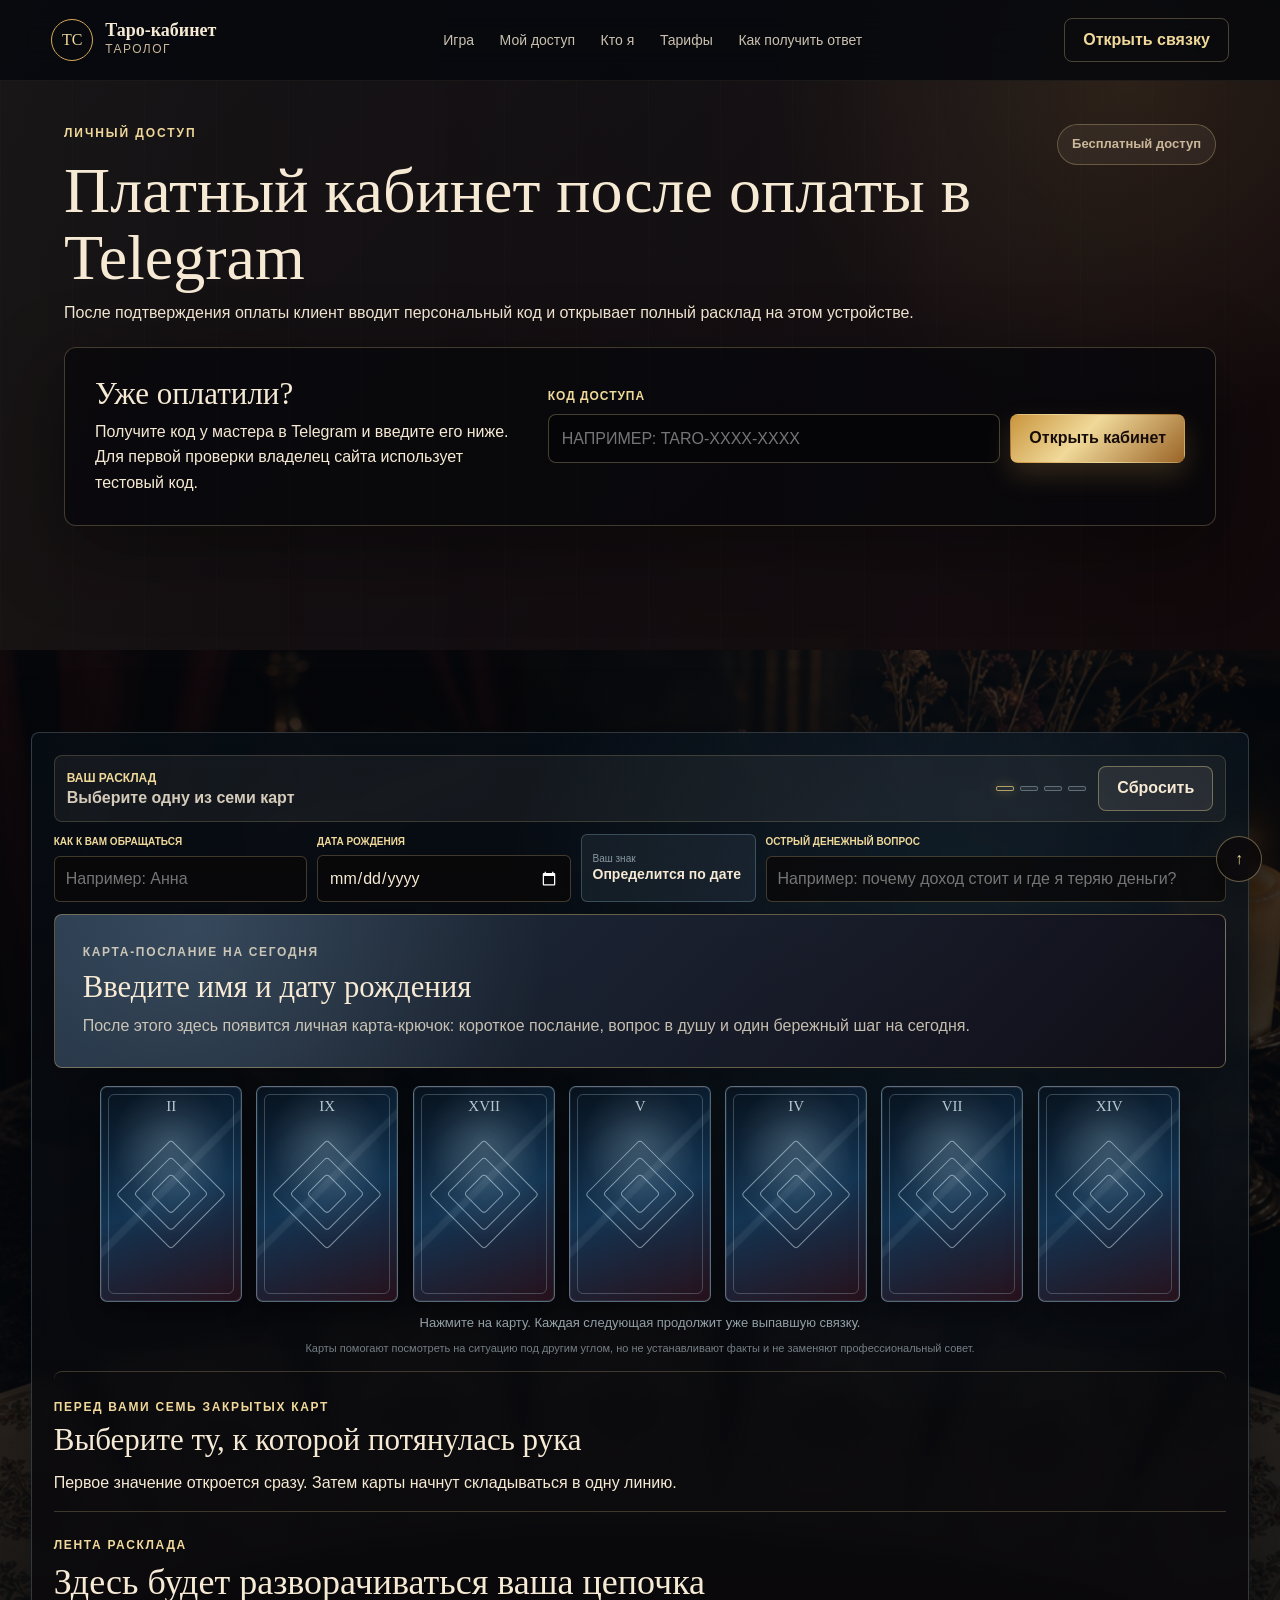
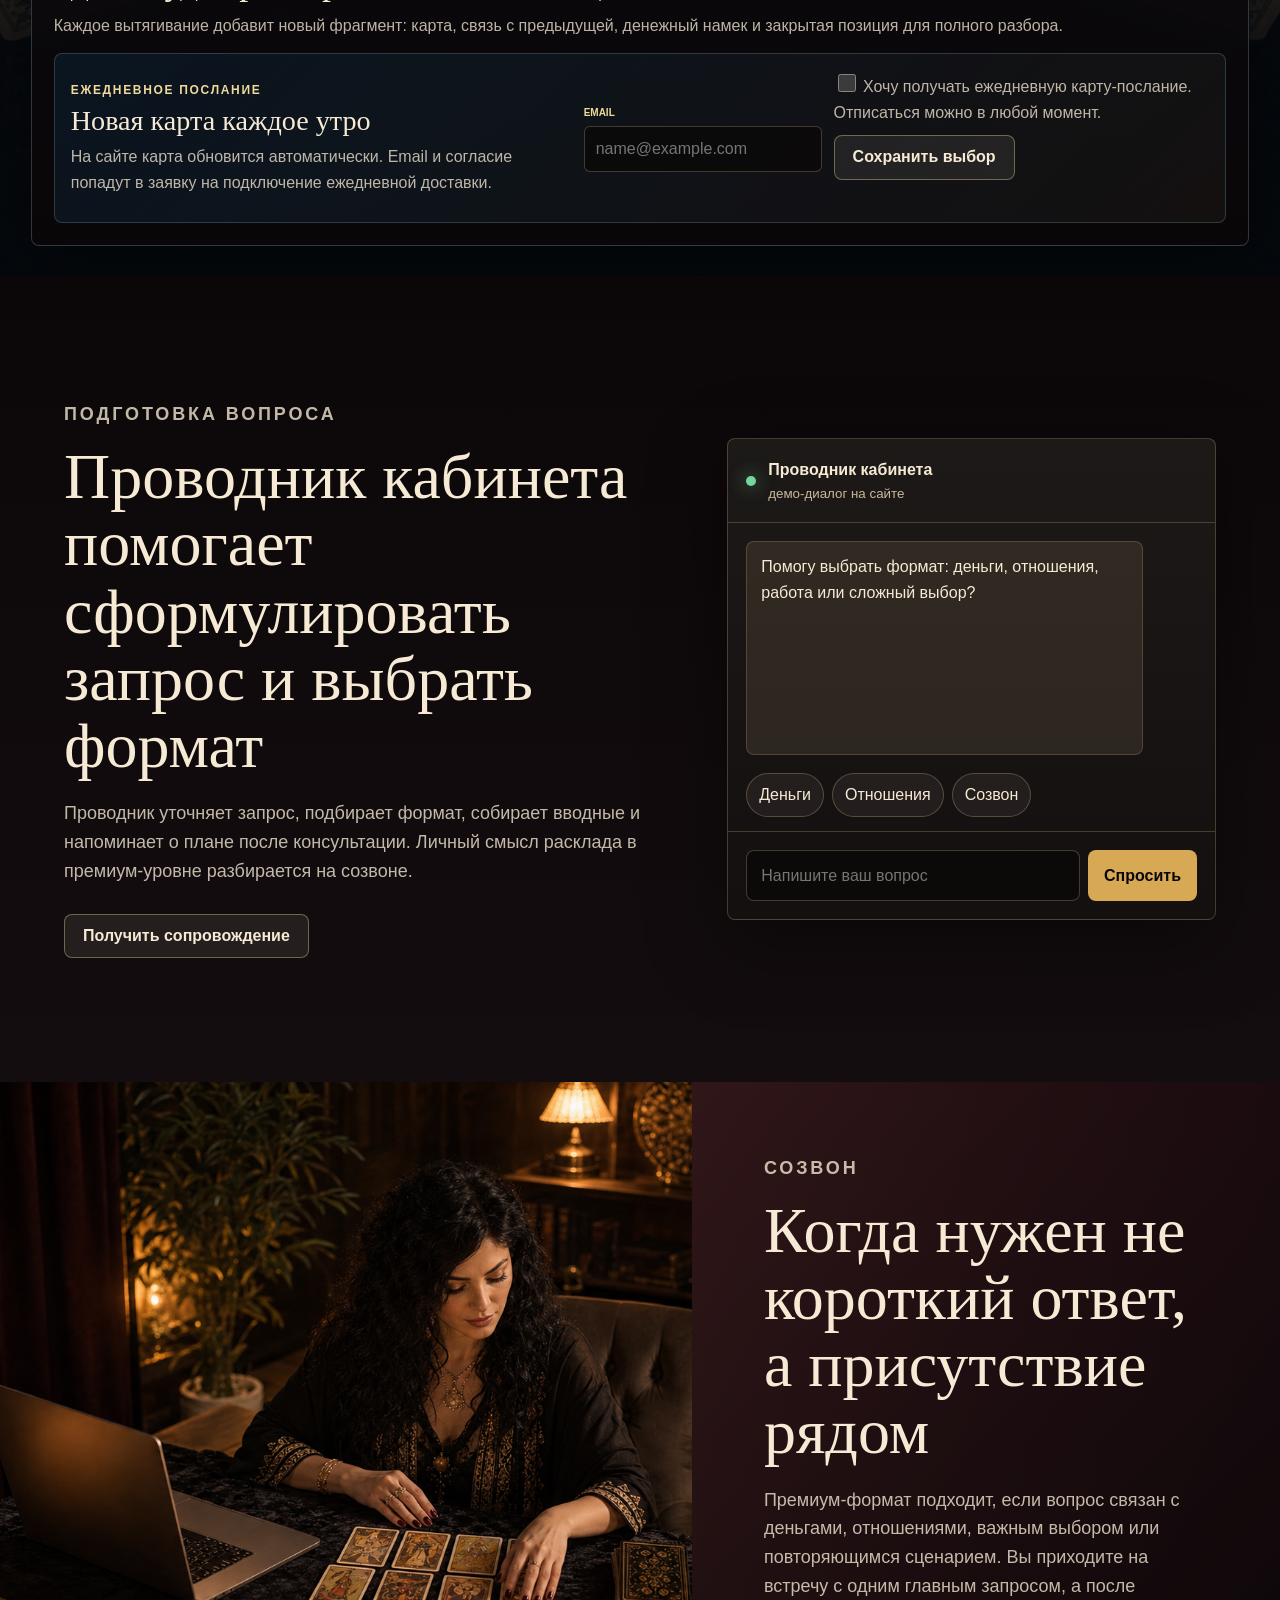
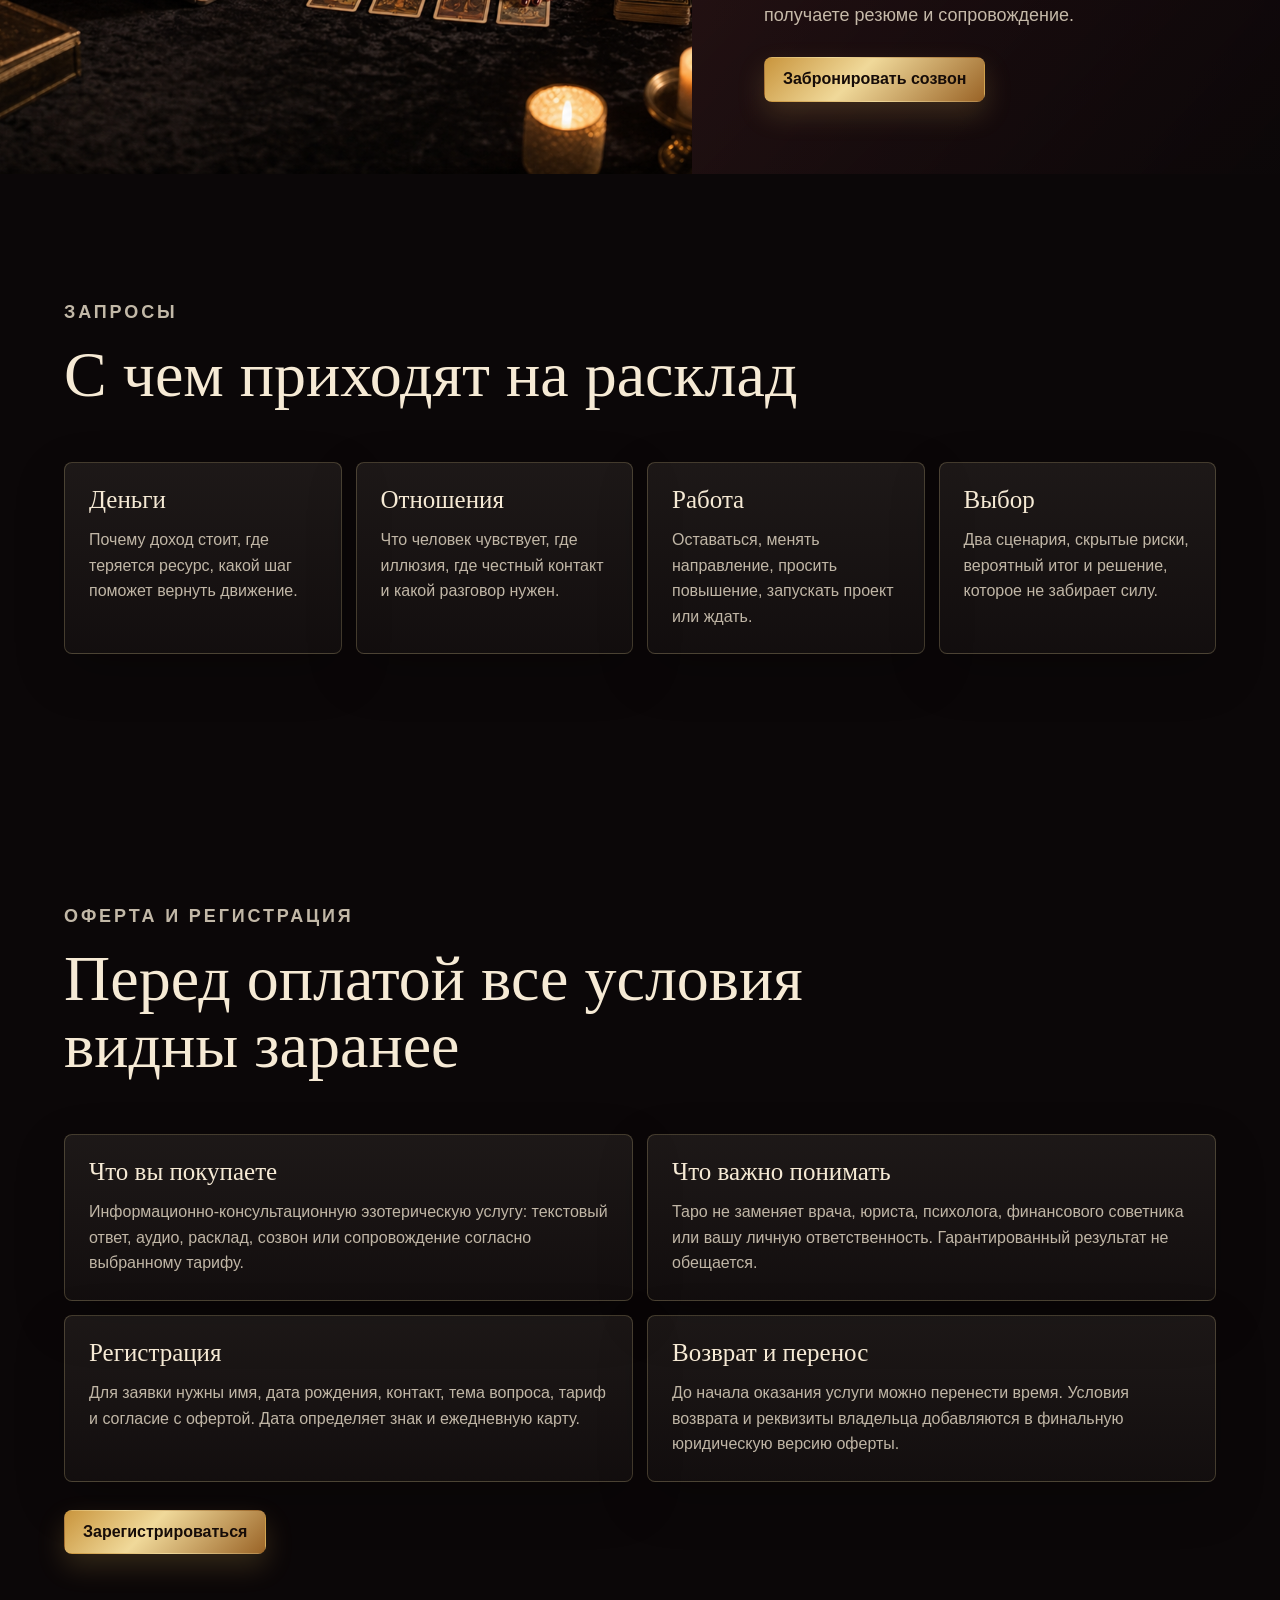
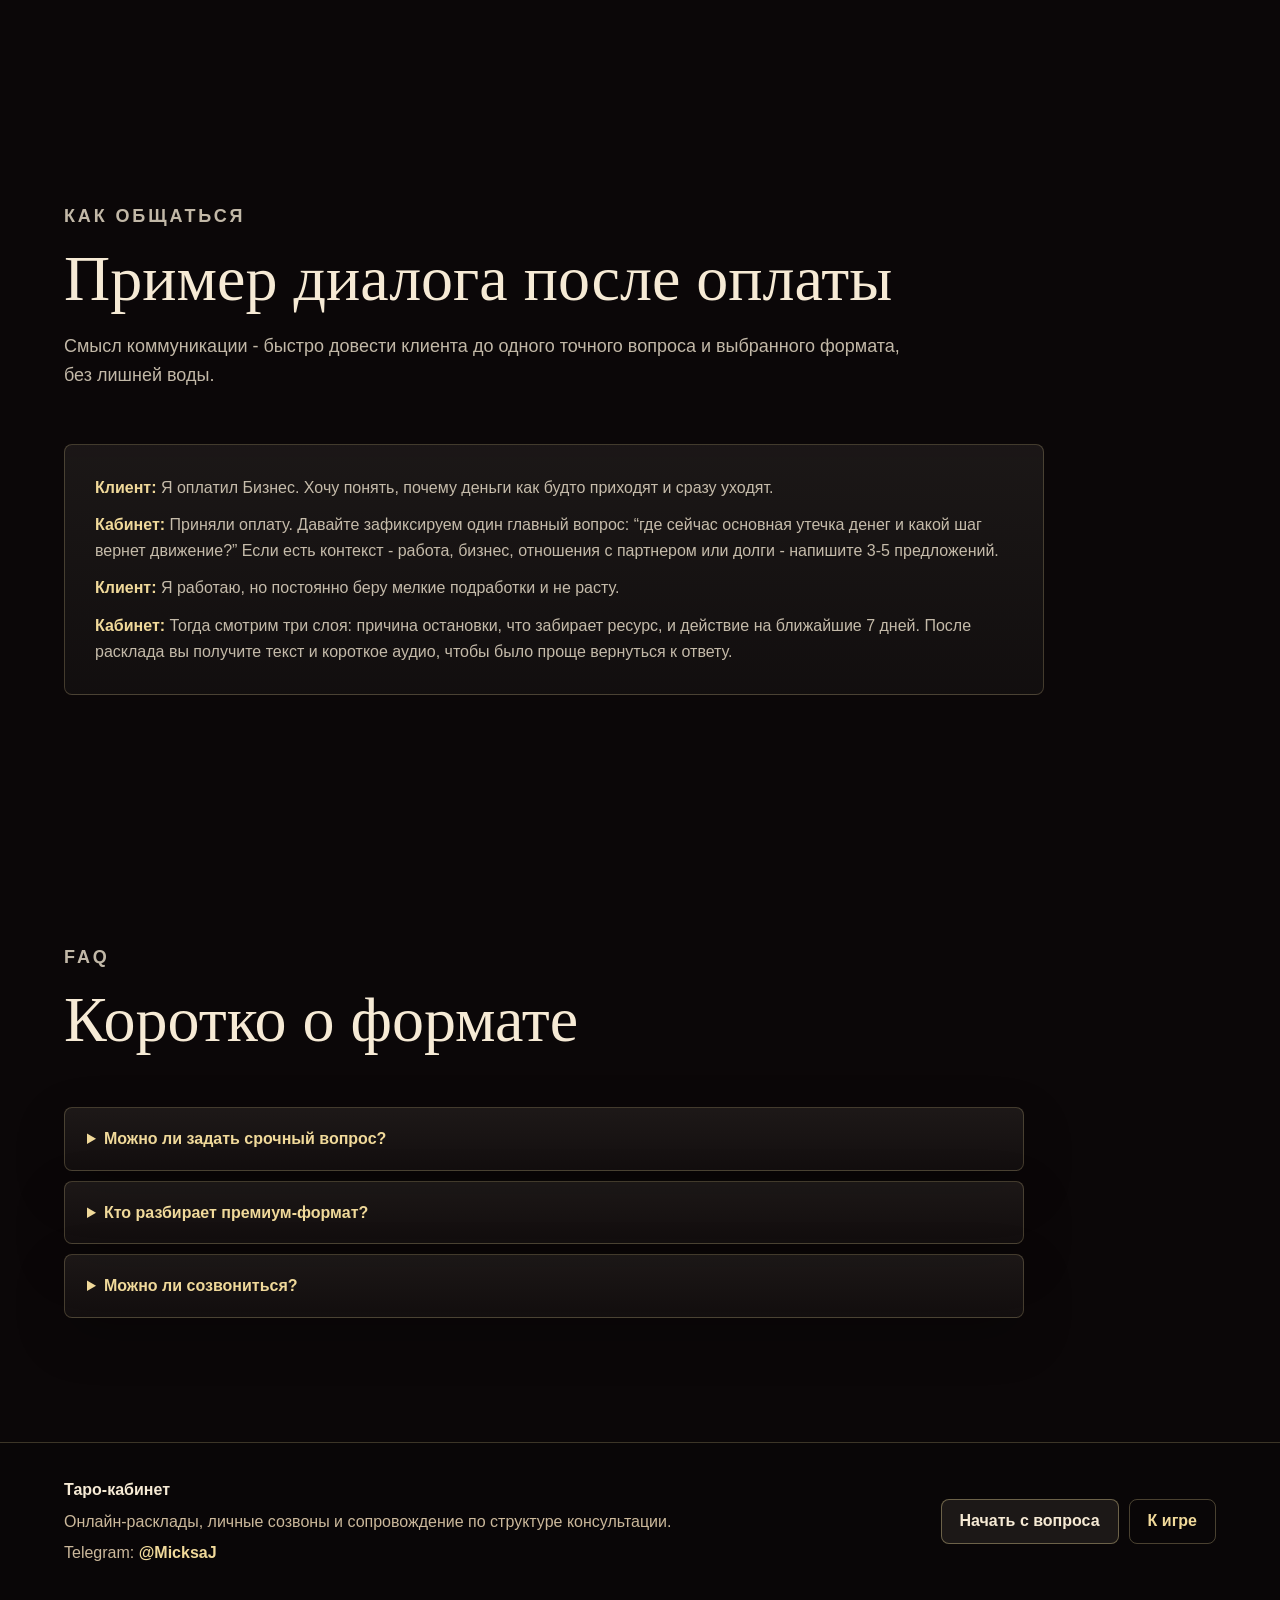
<file: index.html>
<!doctype html>
<html lang="ru">
  <head>
    <meta charset="utf-8">
    <meta name="viewport" content="width=device-width, initial-scale=1">
    <meta name="theme-color" content="#0b0708">
    <title>Таро-кабинет - игра раскладов и личный разбор</title>
    <meta name="description" content="Персональный Таро-кабинет: укажите имя и дату рождения, получите карту-послание на сегодня и соберите интерактивный расклад.">
    <link rel="stylesheet" href="styles.css?v=20260715-paid-demo">
  </head>
  <body>
    <a class="skip-link" href="#main">К содержанию</a>

    <header class="site-header" data-header>
      <a class="brand" href="index.html#game" aria-label="Закрытый таро-кабинет, на главную">
        <span class="brand-mark">TC</span>
        <span>
          <strong>Таро-кабинет</strong>
          <small>таролог</small>
        </span>
      </a>
      <nav class="main-nav" aria-label="Основная навигация">
        <a href="index.html#game">Игра</a>
        <a href="#paid-access">Мой доступ</a>
        <a href="about.html">Кто я</a>
        <a href="tariffs.html">Тарифы</a>
        <a href="process.html">Как получить ответ</a>
      </nav>
      <button class="button button-ghost js-open-lead" data-plan="Бизнес">Открыть связку</button>
    </header>

    <main id="main">
      <section class="game-section" id="game">
        <h1 class="visually-hidden">Персональный расклад Таро</h1>
        <div class="game-visual" aria-hidden="true"></div>
        <div class="game-content">
          <div class="tarot-board" aria-label="Интерактивный расклад Таро">
            <div class="draw-panel">
              <div>
                <p class="result-kicker">Ваш расклад</p>
                <strong id="drawMeta">Выберите одну из семи карт</strong>
              </div>
              <div class="draw-panel-actions">
                <div class="draw-progress" id="drawProgress" aria-label="Открыто 0 из 4 карт">
                  <span class="is-current"></span><span></span><span></span><span></span>
                </div>
                <button class="button button-soft" type="button" id="reshuffleButton">Сбросить</button>
              </div>
            </div>
            <div class="personal-inputs">
              <label class="money-question">
                <span>Как к вам обращаться</span>
                <input id="clientNameInput" type="text" autocomplete="name" inputmode="text" autocapitalize="words" placeholder="Например: Анна">
              </label>
              <label class="money-question">
                <span>Дата рождения</span>
                <input id="birthDateInput" type="date" autocomplete="bday" min="1900-01-01" aria-describedby="zodiacBadge">
              </label>
              <div class="profile-sign" id="zodiacBadge" aria-live="polite">
                <span>Ваш знак</span>
                <strong>Определится по дате</strong>
              </div>
              <label class="money-question personal-question-field">
                <span>Острый денежный вопрос</span>
                <input id="moneyQuestionInput" type="text" autocomplete="off" placeholder="Например: почему доход стоит и где я теряю деньги?">
              </label>
            </div>
            <div class="zodiac-profile" id="zodiacProfile" aria-live="polite">
              <p class="result-kicker">Карта-послание на сегодня</p>
              <h3>Введите имя и дату рождения</h3>
              <p>Кабинет определит знак и откроет личную карту-крючок: одну фразу, один вопрос в душу и один бережный шаг на сегодня.</p>
            </div>
            <div class="draw-stage" id="drawStage" aria-hidden="true">
              <div class="stage-light"></div>
              <div class="stage-card stage-card-a"><span>I</span></div>
              <div class="stage-card stage-card-b"><span>VI</span></div>
              <div class="stage-card stage-card-c"><span>XI</span></div>
              <p id="stageText">Колода слушает вопрос</p>
            </div>
            <div class="cards-row" role="list" aria-label="Карты для выбора">
              <button class="tarot-card" type="button" data-card-slot="0" aria-label="Выбрать первую карту"><span></span><em></em></button>
              <button class="tarot-card" type="button" data-card-slot="1" aria-label="Выбрать вторую карту"><span></span><em></em></button>
              <button class="tarot-card" type="button" data-card-slot="2" aria-label="Выбрать третью карту"><span></span><em></em></button>
              <button class="tarot-card" type="button" data-card-slot="3" aria-label="Выбрать четвертую карту"><span></span><em></em></button>
              <button class="tarot-card" type="button" data-card-slot="4" aria-label="Выбрать пятую карту"><span></span><em></em></button>
              <button class="tarot-card" type="button" data-card-slot="5" aria-label="Выбрать шестую карту"><span></span><em></em></button>
              <button class="tarot-card" type="button" data-card-slot="6" aria-label="Выбрать седьмую карту"><span></span><em></em></button>
            </div>
            <p class="tap-hint">Нажмите на карту. Каждая следующая продолжит уже выпавшую связку.</p>
            <p class="reflection-note">Карты помогают посмотреть на ситуацию под другим углом, но не устанавливают факты и не заменяют профессиональный совет.</p>
            <div class="reading-result" id="readingResult" aria-live="polite">
              <p class="result-kicker">Перед вами семь закрытых карт</p>
              <h3>Выберите ту, к которой потянулась рука</h3>
              <p>Первое значение откроется сразу. Затем карты начнут складываться в одну линию.</p>
            </div>
            <div class="unfold-panel" id="unfoldPanel" aria-live="polite">
              <p class="result-kicker">Лента расклада</p>
              <h3>Здесь будет разворачиваться ваша цепочка</h3>
              <p>Каждая карта добавит новый фрагмент и связь с предыдущей. Полная персональная расшифровка доступна отдельно.</p>
            </div>
            <div class="daily-mail-card">
              <div>
                <p class="result-kicker">Ежедневное послание</p>
                <h3>Новая карта каждое утро</h3>
                <p>На сайте карта обновится автоматически. Email и согласие попадут в заявку на подключение ежедневной доставки.</p>
              </div>
              <label class="money-question">
                <span>Email</span>
                <input id="dailyEmailInput" type="email" autocomplete="email" placeholder="name@example.com">
              </label>
              <div class="daily-mail-actions">
                <label class="checkbox-row daily-mail-consent">
                  <input id="dailyMailConsent" type="checkbox">
                  <span>Хочу получать ежедневную карту-послание. Отписаться можно в любой момент.</span>
                </label>
                <button class="button button-soft" type="button" id="dailySaveButton">Сохранить выбор</button>
                <p class="daily-mail-status" id="dailyMailStatus" aria-live="polite"></p>
              </div>
            </div>
          </div>
        </div>
      </section>

      <section class="section paid-access-section" id="paid-access">
        <div class="paid-access-heading">
          <div>
            <p class="eyebrow">Личный доступ</p>
            <h2>Платный кабинет после оплаты в Telegram</h2>
            <p>После подтверждения оплаты клиент вводит персональный код и открывает полный расклад на этом устройстве.</p>
          </div>
          <span class="access-badge" id="accessBadge">Бесплатный доступ</span>
        </div>

        <div class="access-activation" id="accessActivation">
          <div>
            <h3>Уже оплатили?</h3>
            <p>Получите код у мастера в Telegram и введите его ниже. Для первой проверки владелец сайта использует тестовый код.</p>
          </div>
          <form class="access-code-form" id="accessCodeForm">
            <label for="accessCodeInput">Код доступа</label>
            <div>
              <input id="accessCodeInput" type="text" autocomplete="one-time-code" placeholder="Например: TARO-XXXX-XXXX">
              <button class="button button-primary" type="submit">Открыть кабинет</button>
            </div>
            <p class="access-status" id="accessStatus" aria-live="polite"></p>
          </form>
        </div>

        <div class="paid-cabinet" id="paidCabinet" hidden>
          <div class="paid-cabinet-hero">
            <div>
              <p class="result-kicker">Доступ подтверждён</p>
              <h3 id="paidWelcome">Ваш платный кабинет открыт</h3>
              <p>Доступно семь карт, полные фрагменты связки и персональный план на 7 дней.</p>
            </div>
            <button class="button button-soft" type="button" id="resetPaidAccess">Сбросить тестовый доступ</button>
          </div>
          <div class="paid-feature-grid">
            <article>
              <span>01</span>
              <strong>Полная связка</strong>
              <p>Закрытые причины, риск и действие раскрываются прямо в ленте расклада.</p>
            </article>
            <article>
              <span>02</span>
              <strong>Семь карт</strong>
              <p>После четырёх бесплатных карт можно продолжить расклад до полной линии.</p>
            </article>
            <article>
              <span>03</span>
              <strong>План на 7 дней</strong>
              <p>Кабинет собирает бережные действия из вопроса, знака и выпавших карт.</p>
            </article>
          </div>
          <div class="paid-personal-result" id="paidPersonalResult"></div>
          <a class="button button-primary" href="#game">Продолжить полный расклад</a>
        </div>
      </section>

      <section class="section assistant-section" id="assistant">
        <div class="assistant-copy">
          <p class="eyebrow">Подготовка вопроса</p>
          <h2>Проводник кабинета помогает сформулировать запрос и выбрать формат</h2>
          <p>
            Проводник уточняет запрос, подбирает формат, собирает вводные и напоминает о плане после консультации. Личный смысл расклада в премиум-уровне разбирается на созвоне.
          </p>
          <button class="button button-soft js-open-lead" data-plan="Премиум">Получить сопровождение</button>
        </div>

        <div class="chat-shell" aria-label="Демо помощника кабинета">
          <div class="chat-header">
            <span class="status-dot"></span>
            <div>
              <strong>Проводник кабинета</strong>
              <small>демо-диалог на сайте</small>
            </div>
          </div>
          <div class="chat-log" id="chatLog">
            <p class="chat-message bot">Помогу выбрать формат: деньги, отношения, работа или сложный выбор?</p>
          </div>
          <div class="quick-prompts" aria-label="Быстрые вопросы">
            <button type="button" data-prompt="деньги">Деньги</button>
            <button type="button" data-prompt="отношения">Отношения</button>
            <button type="button" data-prompt="созвон">Созвон</button>
          </div>
          <form class="chat-form" id="chatForm">
            <input id="chatInput" name="message" type="text" autocomplete="off" placeholder="Напишите ваш вопрос">
            <button type="submit">Спросить</button>
          </form>
        </div>
      </section>

      <section class="call-band" id="call">
        <img src="assets/images/scene-call.png" alt="Онлайн-консультация Таро со свечами, картами и мягким светом экрана">
        <div>
          <p class="eyebrow">Созвон</p>
          <h2>Когда нужен не короткий ответ, а присутствие рядом</h2>
          <p>
            Премиум-формат подходит, если вопрос связан с деньгами, отношениями, важным выбором или повторяющимся сценарием. Вы приходите на встречу с одним главным запросом, а после получаете резюме и сопровождение.
          </p>
          <button class="button button-primary js-open-lead" data-plan="Премиум">Забронировать созвон</button>
        </div>
      </section>

      <section class="section request-section">
        <div class="section-heading">
          <p class="eyebrow">Запросы</p>
          <h2>С чем приходят на расклад</h2>
        </div>
        <div class="request-grid">
          <article>
            <h3>Деньги</h3>
            <p>Почему доход стоит, где теряется ресурс, какой шаг поможет вернуть движение.</p>
          </article>
          <article>
            <h3>Отношения</h3>
            <p>Что человек чувствует, где иллюзия, где честный контакт и какой разговор нужен.</p>
          </article>
          <article>
            <h3>Работа</h3>
            <p>Оставаться, менять направление, просить повышение, запускать проект или ждать.</p>
          </article>
          <article>
            <h3>Выбор</h3>
            <p>Два сценария, скрытые риски, вероятный итог и решение, которое не забирает силу.</p>
          </article>
        </div>
      </section>

      <section class="section offer-section" id="offer">
        <div class="section-heading">
          <p class="eyebrow">Оферта и регистрация</p>
          <h2>Перед оплатой все условия видны заранее</h2>
        </div>
        <div class="offer-grid">
          <article>
            <h3>Что вы покупаете</h3>
            <p>Информационно-консультационную эзотерическую услугу: текстовый ответ, аудио, расклад, созвон или сопровождение согласно выбранному тарифу.</p>
          </article>
          <article>
            <h3>Что важно понимать</h3>
            <p>Таро не заменяет врача, юриста, психолога, финансового советника или вашу личную ответственность. Гарантированный результат не обещается.</p>
          </article>
          <article>
            <h3>Регистрация</h3>
            <p>Для заявки нужны имя, дата рождения, контакт, тема вопроса, тариф и согласие с офертой. Дата определяет знак и ежедневную карту.</p>
          </article>
          <article>
            <h3>Возврат и перенос</h3>
            <p>До начала оказания услуги можно перенести время. Условия возврата и реквизиты владельца добавляются в финальную юридическую версию оферты.</p>
          </article>
        </div>
        <button class="button button-primary js-open-lead" data-plan="Бизнес">Зарегистрироваться</button>
      </section>

      <section class="section communication-section" id="communication">
        <div class="section-heading">
          <p class="eyebrow">Как общаться</p>
          <h2>Пример диалога после оплаты</h2>
          <p>Смысл коммуникации - быстро довести клиента до одного точного вопроса и выбранного формата, без лишней воды.</p>
        </div>
        <div class="dialogue">
          <p><strong>Клиент:</strong> Я оплатил Бизнес. Хочу понять, почему деньги как будто приходят и сразу уходят.</p>
          <p><strong>Кабинет:</strong> Приняли оплату. Давайте зафиксируем один главный вопрос: “где сейчас основная утечка денег и какой шаг вернет движение?” Если есть контекст - работа, бизнес, отношения с партнером или долги - напишите 3-5 предложений.</p>
          <p><strong>Клиент:</strong> Я работаю, но постоянно беру мелкие подработки и не расту.</p>
          <p><strong>Кабинет:</strong> Тогда смотрим три слоя: причина остановки, что забирает ресурс, и действие на ближайшие 7 дней. После расклада вы получите текст и короткое аудио, чтобы было проще вернуться к ответу.</p>
        </div>
      </section>

      <section class="section faq-section" id="faq">
        <div class="section-heading">
          <p class="eyebrow">FAQ</p>
          <h2>Коротко о формате</h2>
        </div>
        <div class="faq-list">
          <details>
            <summary>Можно ли задать срочный вопрос?</summary>
            <p>Да. Для короткого срочного вопроса подойдет Эконом. Если важен контекст, лучше выбрать Бизнес или Премиум.</p>
          </details>
          <details>
            <summary>Кто разбирает премиум-формат?</summary>
            <p>Премиум-формат включает личный разбор, созвон, письменное резюме и сопровождение после консультации.</p>
          </details>
          <details>
            <summary>Можно ли созвониться?</summary>
            <p>Да, созвон включен в Премиум. В заявке выбирается удобный способ связи: Telegram, WhatsApp, Zoom или телефон.</p>
          </details>
        </div>
      </section>
    </main>

    <footer class="site-footer">
      <div>
        <strong>Таро-кабинет</strong>
        <p>Онлайн-расклады, личные созвоны и сопровождение по структуре консультации.</p>
        <p class="footer-contact">Telegram: <a href="https://t.me/MicksaJ" target="_blank" rel="noopener">@MicksaJ</a></p>
      </div>
      <div class="footer-actions">
        <button class="button button-soft js-open-lead" data-plan="Эконом">Начать с вопроса</button>
        <a class="button button-ghost" href="#game">К игре</a>
      </div>
    </footer>

    <a class="back-to-top" href="#game" aria-label="Подняться к игре">↑</a>

    <div class="modal" id="leadModal" hidden>
      <div class="modal-backdrop" data-close-modal></div>
      <section class="modal-panel" role="dialog" aria-modal="true" aria-labelledby="modalTitle">
        <button class="modal-close" type="button" data-close-modal aria-label="Закрыть">×</button>
        <p class="eyebrow">Регистрация</p>
        <h2 id="modalTitle">Заявка на расклад</h2>
        <form id="leadForm" class="lead-form">
          <label>
            Имя
            <input name="name" type="text" autocomplete="name" required placeholder="Как к вам обращаться">
          </label>
          <label>
            Дата рождения
            <input name="birthDate" type="date" autocomplete="bday" min="1900-01-01" required>
            <small class="lead-zodiac-hint" id="leadZodiacHint">Знак определится автоматически</small>
          </label>
          <label>
            Контакт
            <input name="contact" type="text" autocomplete="tel" required placeholder="Telegram, WhatsApp или телефон">
          </label>
          <label>
            Email для карты дня
            <input name="email" type="email" autocomplete="email" placeholder="name@example.com">
          </label>
          <label>
            Тариф
            <select name="plan" id="planSelect">
              <option>Эконом</option>
              <option>Бизнес</option>
              <option>Премиум</option>
            </select>
          </label>
          <label>
            Тема вопроса
            <textarea name="question" rows="4" required placeholder="Например: деньги, отношения, работа, выбор"></textarea>
          </label>
          <label class="checkbox-row">
            <input name="offer" type="checkbox" required>
            <span>Я принимаю условия оферты и понимаю, что консультация не является медицинской, юридической или финансовой рекомендацией.</span>
          </label>
          <label class="checkbox-row">
            <input name="emailConsent" type="checkbox">
            <span>Хочу получать ежедневную карту-послание на почту и ссылку для возврата на сайт. Я понимаю, что от рассылки можно отказаться.</span>
          </label>
          <button class="button button-primary" type="submit">Подготовить заявку</button>
        </form>
        <div class="form-result" id="formResult" hidden></div>
      </section>
    </div>

    <script src="script.js?v=20260715-paid-demo"></script>
  </body>
</html>
</file>
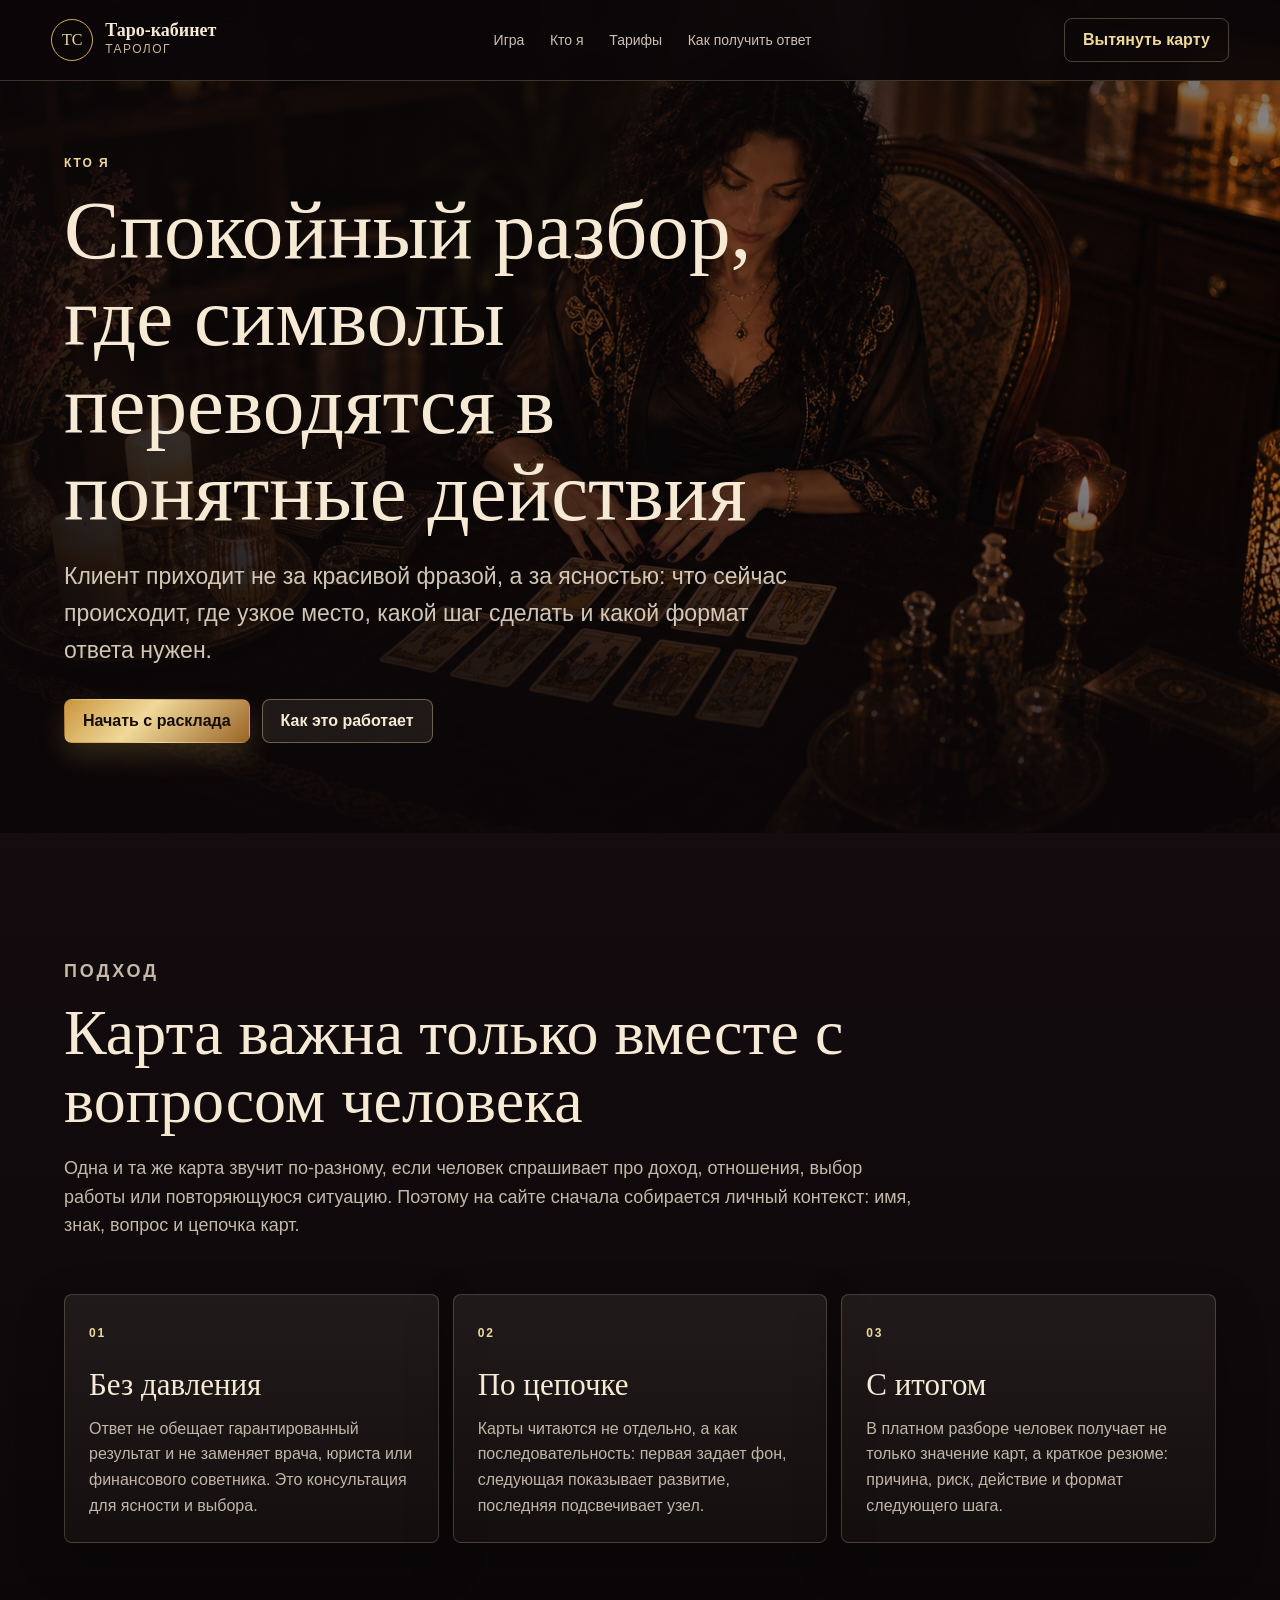
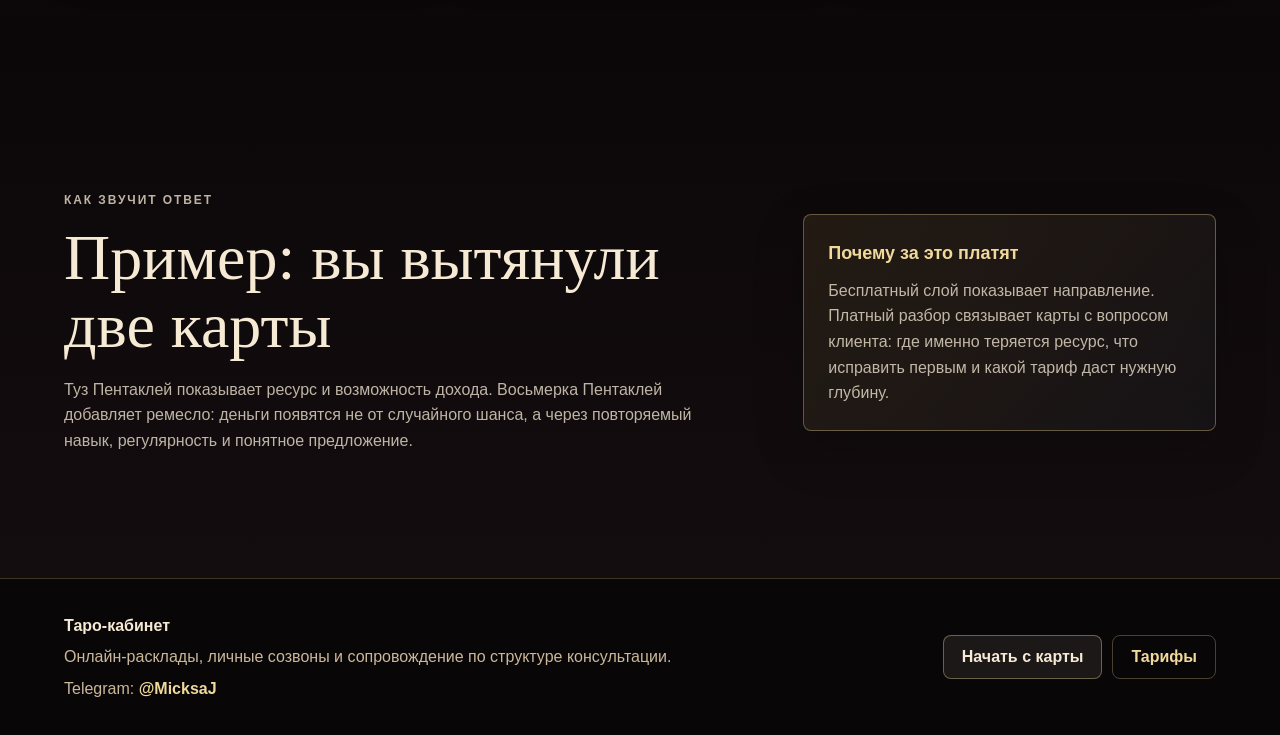
<file: about.html>
<!doctype html>
<html lang="ru">
  <head>
    <meta charset="utf-8">
    <meta name="viewport" content="width=device-width, initial-scale=1">
    <meta name="theme-color" content="#0b0708">
    <title>Кто ведет расклад - Таро-кабинет</title>
    <meta name="description" content="Как устроен личный таро-разбор: вопрос, цепочка карт, понятный ответ, созвон и сопровождение.">
    <link rel="stylesheet" href="styles.css">
  </head>
  <body>
    <a class="skip-link" href="#main">К содержанию</a>

    <header class="site-header is-scrolled">
      <a class="brand" href="index.html#game" aria-label="Таро-кабинет, к игре">
        <span class="brand-mark">TC</span>
        <span>
          <strong>Таро-кабинет</strong>
          <small>таролог</small>
        </span>
      </a>
      <nav class="main-nav" aria-label="Основная навигация">
        <a href="index.html#game">Игра</a>
        <a href="about.html">Кто я</a>
        <a href="tariffs.html">Тарифы</a>
        <a href="process.html">Как получить ответ</a>
      </nav>
      <a class="button button-ghost" href="index.html#game">Вытянуть карту</a>
    </header>

    <main id="main" class="page-main">
      <section class="page-hero page-hero-about">
        <div class="page-hero-copy">
          <p class="eyebrow">Кто я</p>
          <h1>Спокойный разбор, где символы переводятся в понятные действия</h1>
          <p>
            Клиент приходит не за красивой фразой, а за ясностью: что сейчас происходит, где узкое место, какой шаг сделать и какой формат ответа нужен.
          </p>
          <div class="hero-actions">
            <a class="button button-primary" href="index.html#game">Начать с расклада</a>
            <a class="button button-soft" href="process.html">Как это работает</a>
          </div>
        </div>
      </section>

      <section class="section page-section">
        <div class="section-heading">
          <p class="eyebrow">Подход</p>
          <h2>Карта важна только вместе с вопросом человека</h2>
          <p>Одна и та же карта звучит по-разному, если человек спрашивает про доход, отношения, выбор работы или повторяющуюся ситуацию. Поэтому на сайте сначала собирается личный контекст: имя, знак, вопрос и цепочка карт.</p>
        </div>
        <div class="page-grid three">
          <article class="page-card">
            <span>01</span>
            <h3>Без давления</h3>
            <p>Ответ не обещает гарантированный результат и не заменяет врача, юриста или финансового советника. Это консультация для ясности и выбора.</p>
          </article>
          <article class="page-card">
            <span>02</span>
            <h3>По цепочке</h3>
            <p>Карты читаются не отдельно, а как последовательность: первая задает фон, следующая показывает развитие, последняя подсвечивает узел.</p>
          </article>
          <article class="page-card">
            <span>03</span>
            <h3>С итогом</h3>
            <p>В платном разборе человек получает не только значение карт, а краткое резюме: причина, риск, действие и формат следующего шага.</p>
          </article>
        </div>
      </section>

      <section class="section page-section alt">
        <div class="page-split">
          <div>
            <p class="eyebrow">Как звучит ответ</p>
            <h2>Пример: вы вытянули две карты</h2>
            <p>Туз Пентаклей показывает ресурс и возможность дохода. Восьмерка Пентаклей добавляет ремесло: деньги появятся не от случайного шанса, а через повторяемый навык, регулярность и понятное предложение.</p>
          </div>
          <div class="page-note">
            <strong>Почему за это платят</strong>
            <p>Бесплатный слой показывает направление. Платный разбор связывает карты с вопросом клиента: где именно теряется ресурс, что исправить первым и какой тариф даст нужную глубину.</p>
          </div>
        </div>
      </section>
    </main>

    <footer class="site-footer">
      <div>
        <strong>Таро-кабинет</strong>
        <p>Онлайн-расклады, личные созвоны и сопровождение по структуре консультации.</p>
        <p class="footer-contact">Telegram: <a href="https://t.me/MicksaJ" target="_blank" rel="noopener">@MicksaJ</a></p>
      </div>
      <div class="footer-actions">
        <a class="button button-soft" href="index.html#game">Начать с карты</a>
        <a class="button button-ghost" href="tariffs.html">Тарифы</a>
      </div>
    </footer>
  </body>
</html>
</file>
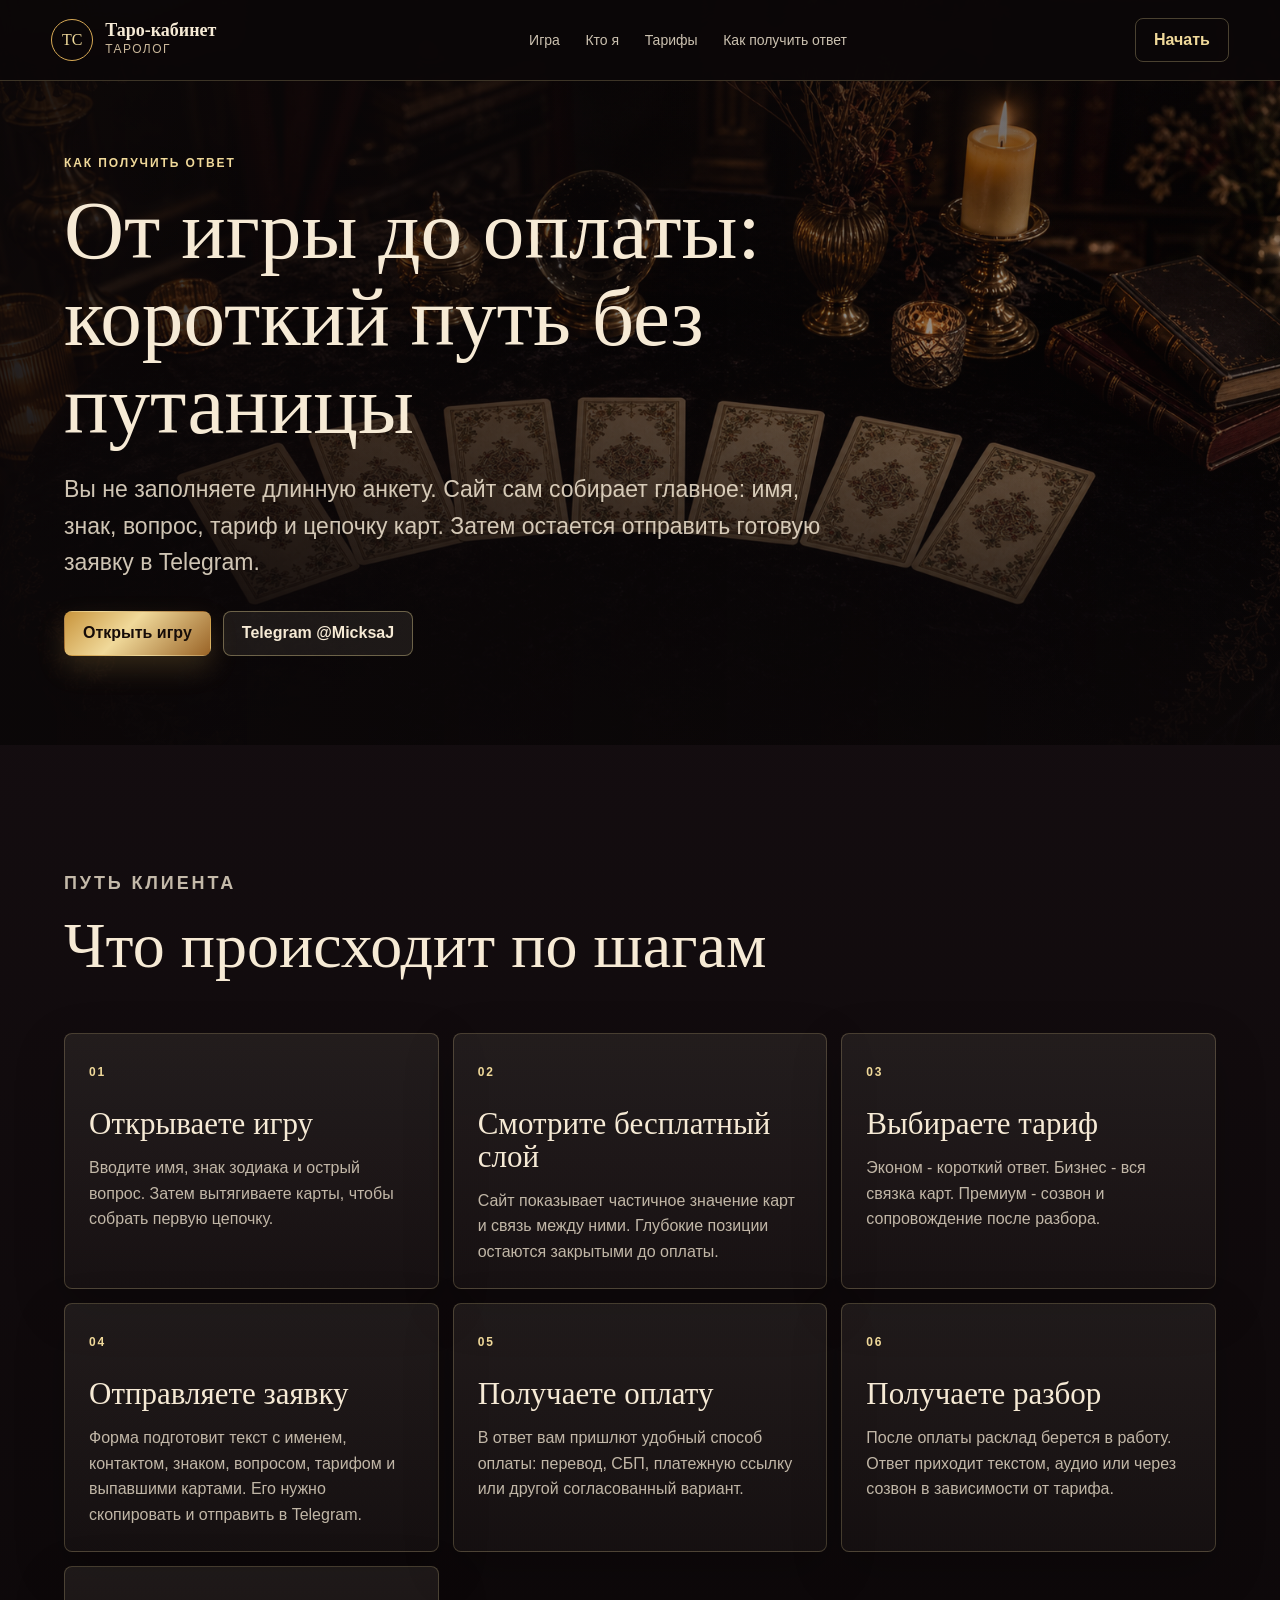
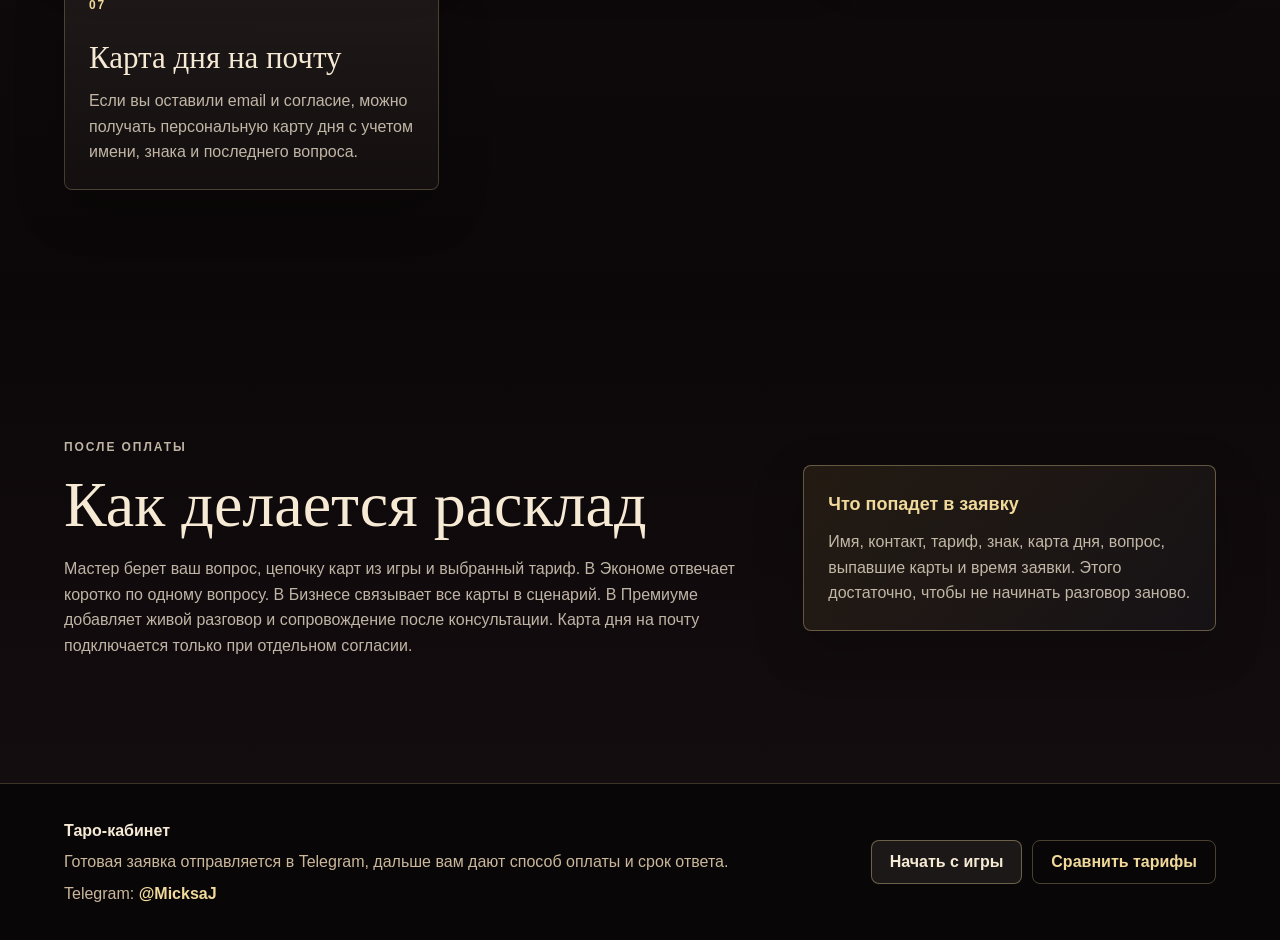
<file: process.html>
<!doctype html>
<html lang="ru">
  <head>
    <meta charset="utf-8">
    <meta name="viewport" content="width=device-width, initial-scale=1">
    <meta name="theme-color" content="#0b0708">
    <title>Как получить ответ - Таро-кабинет</title>
    <meta name="description" content="Как клиент передает данные, оплачивает расклад и получает ответ в Таро-кабинете.">
    <link rel="stylesheet" href="styles.css">
  </head>
  <body>
    <a class="skip-link" href="#main">К содержанию</a>

    <header class="site-header is-scrolled">
      <a class="brand" href="index.html#game" aria-label="Таро-кабинет, к игре">
        <span class="brand-mark">TC</span>
        <span>
          <strong>Таро-кабинет</strong>
          <small>таролог</small>
        </span>
      </a>
      <nav class="main-nav" aria-label="Основная навигация">
        <a href="index.html#game">Игра</a>
        <a href="about.html">Кто я</a>
        <a href="tariffs.html">Тарифы</a>
        <a href="process.html">Как получить ответ</a>
      </nav>
      <a class="button button-ghost" href="index.html#game">Начать</a>
    </header>

    <main id="main" class="page-main">
      <section class="page-hero page-hero-process">
        <div class="page-hero-copy">
          <p class="eyebrow">Как получить ответ</p>
          <h1>От игры до оплаты: короткий путь без путаницы</h1>
          <p>
            Вы не заполняете длинную анкету. Сайт сам собирает главное: имя, знак, вопрос, тариф и цепочку карт. Затем остается отправить готовую заявку в Telegram.
          </p>
          <div class="hero-actions">
            <a class="button button-primary" href="index.html#game">Открыть игру</a>
            <a class="button button-soft" href="https://t.me/MicksaJ" target="_blank" rel="noopener">Telegram @MicksaJ</a>
          </div>
        </div>
      </section>

      <section class="section page-section">
        <div class="section-heading">
          <p class="eyebrow">Путь клиента</p>
          <h2>Что происходит по шагам</h2>
        </div>
        <div class="page-steps">
          <article class="page-step">
            <span>01</span>
            <h3>Открываете игру</h3>
            <p>Вводите имя, знак зодиака и острый вопрос. Затем вытягиваете карты, чтобы собрать первую цепочку.</p>
          </article>
          <article class="page-step">
            <span>02</span>
            <h3>Смотрите бесплатный слой</h3>
            <p>Сайт показывает частичное значение карт и связь между ними. Глубокие позиции остаются закрытыми до оплаты.</p>
          </article>
          <article class="page-step">
            <span>03</span>
            <h3>Выбираете тариф</h3>
            <p>Эконом - короткий ответ. Бизнес - вся связка карт. Премиум - созвон и сопровождение после разбора.</p>
          </article>
          <article class="page-step">
            <span>04</span>
            <h3>Отправляете заявку</h3>
            <p>Форма подготовит текст с именем, контактом, знаком, вопросом, тарифом и выпавшими картами. Его нужно скопировать и отправить в Telegram.</p>
          </article>
          <article class="page-step">
            <span>05</span>
            <h3>Получаете оплату</h3>
            <p>В ответ вам пришлют удобный способ оплаты: перевод, СБП, платежную ссылку или другой согласованный вариант.</p>
          </article>
          <article class="page-step">
            <span>06</span>
            <h3>Получаете разбор</h3>
            <p>После оплаты расклад берется в работу. Ответ приходит текстом, аудио или через созвон в зависимости от тарифа.</p>
          </article>
          <article class="page-step">
            <span>07</span>
            <h3>Карта дня на почту</h3>
            <p>Если вы оставили email и согласие, можно получать персональную карту дня с учетом имени, знака и последнего вопроса.</p>
          </article>
        </div>
      </section>

      <section class="section page-section alt">
        <div class="page-split">
          <div>
            <p class="eyebrow">После оплаты</p>
            <h2>Как делается расклад</h2>
            <p>Мастер берет ваш вопрос, цепочку карт из игры и выбранный тариф. В Экономе отвечает коротко по одному вопросу. В Бизнесе связывает все карты в сценарий. В Премиуме добавляет живой разговор и сопровождение после консультации. Карта дня на почту подключается только при отдельном согласии.</p>
          </div>
          <div class="page-note">
            <strong>Что попадет в заявку</strong>
            <p>Имя, контакт, тариф, знак, карта дня, вопрос, выпавшие карты и время заявки. Этого достаточно, чтобы не начинать разговор заново.</p>
          </div>
        </div>
      </section>
    </main>

    <footer class="site-footer">
      <div>
        <strong>Таро-кабинет</strong>
        <p>Готовая заявка отправляется в Telegram, дальше вам дают способ оплаты и срок ответа.</p>
        <p class="footer-contact">Telegram: <a href="https://t.me/MicksaJ" target="_blank" rel="noopener">@MicksaJ</a></p>
      </div>
      <div class="footer-actions">
        <a class="button button-soft" href="index.html#game">Начать с игры</a>
        <a class="button button-ghost" href="tariffs.html">Сравнить тарифы</a>
      </div>
    </footer>
  </body>
</html>
</file>
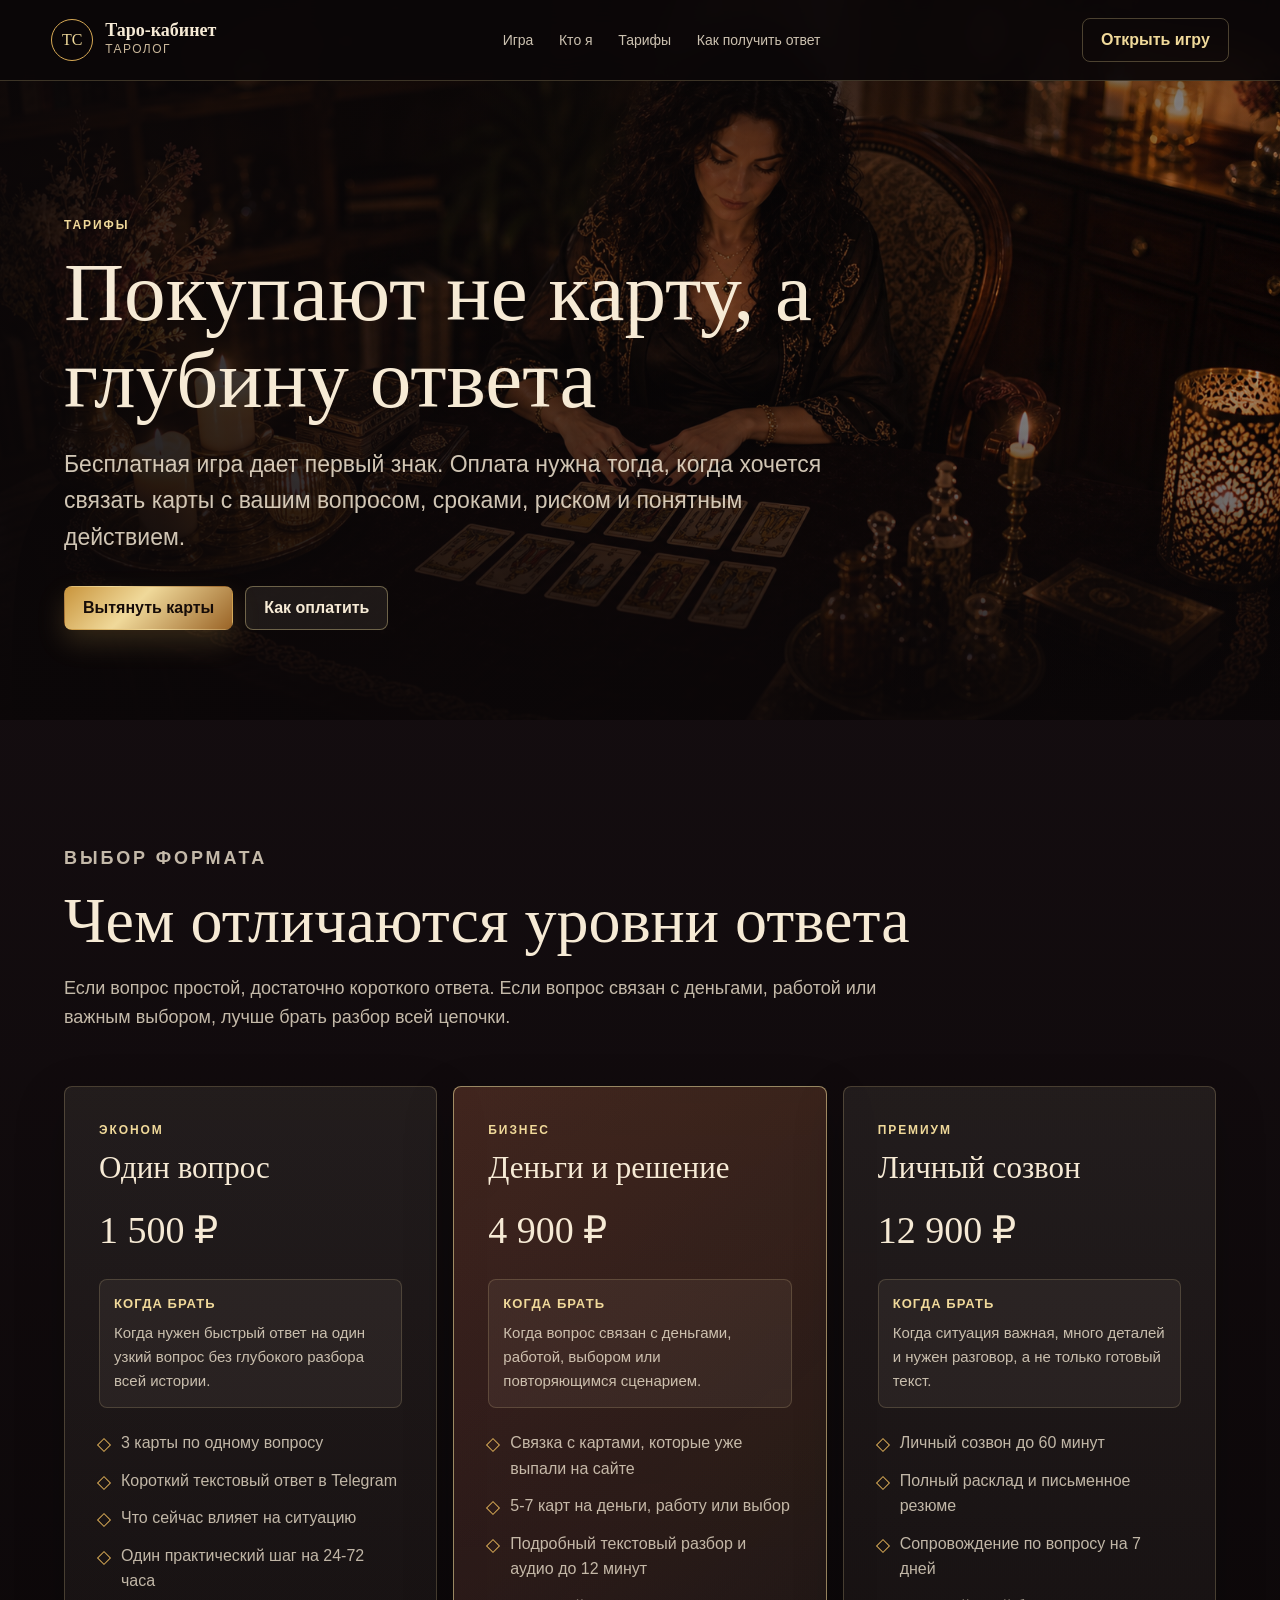
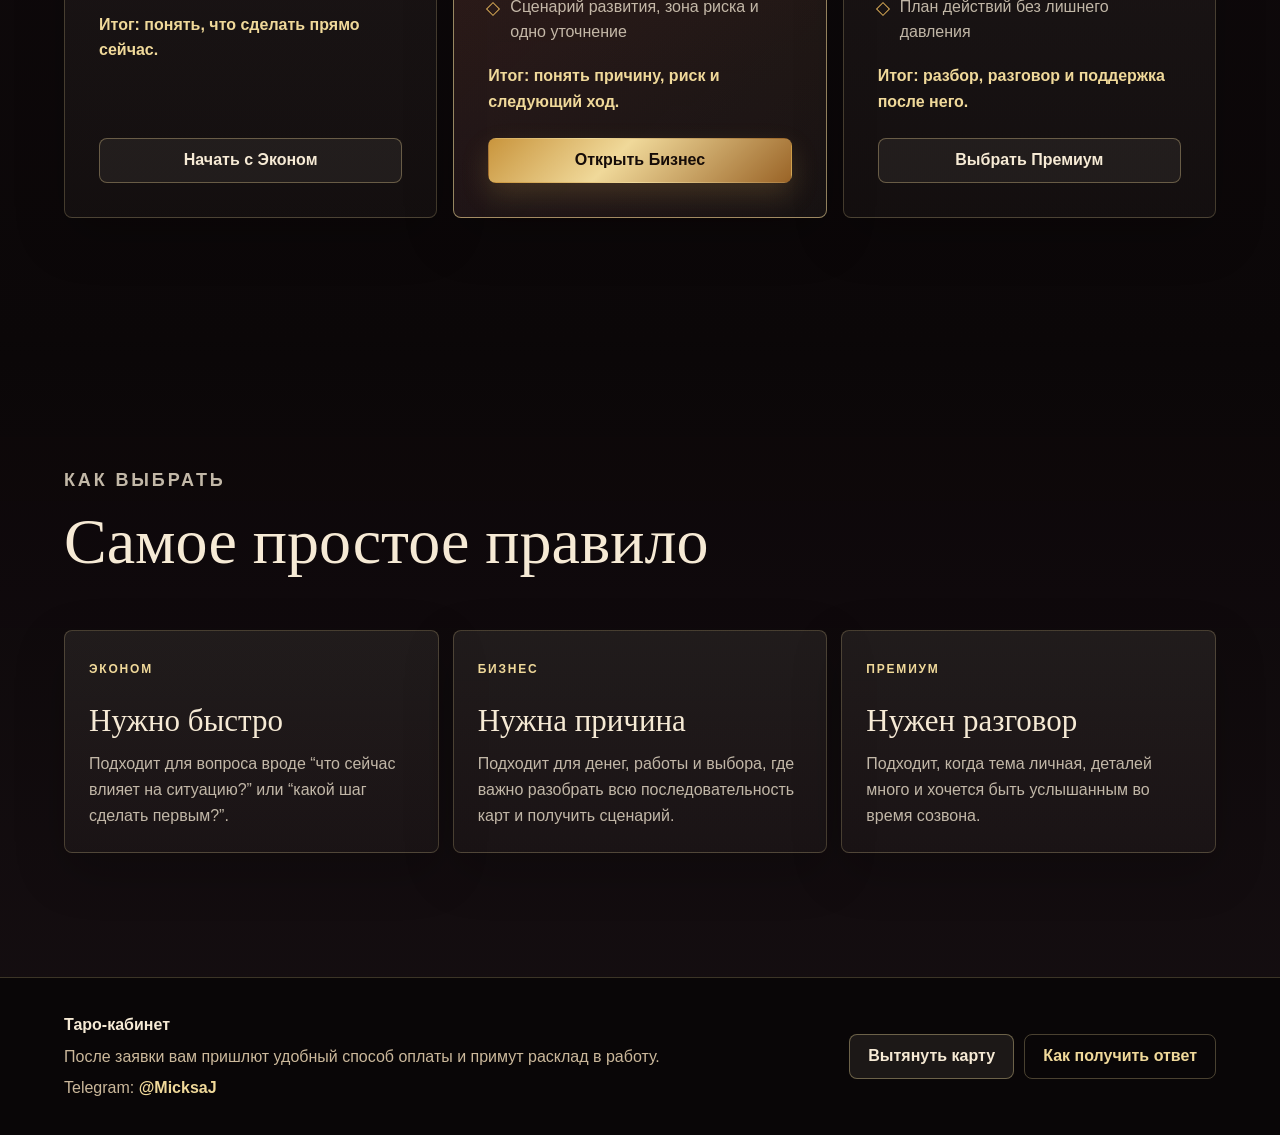
<file: tariffs.html>
<!doctype html>
<html lang="ru">
  <head>
    <meta charset="utf-8">
    <meta name="viewport" content="width=device-width, initial-scale=1">
    <meta name="theme-color" content="#0b0708">
    <title>Тарифы - Таро-кабинет</title>
    <meta name="description" content="Чем отличаются тарифы таро-разбора: Эконом, Бизнес и Премиум.">
    <link rel="stylesheet" href="styles.css">
  </head>
  <body>
    <a class="skip-link" href="#main">К содержанию</a>

    <header class="site-header is-scrolled">
      <a class="brand" href="index.html#game" aria-label="Таро-кабинет, к игре">
        <span class="brand-mark">TC</span>
        <span>
          <strong>Таро-кабинет</strong>
          <small>таролог</small>
        </span>
      </a>
      <nav class="main-nav" aria-label="Основная навигация">
        <a href="index.html#game">Игра</a>
        <a href="about.html">Кто я</a>
        <a href="tariffs.html">Тарифы</a>
        <a href="process.html">Как получить ответ</a>
      </nav>
      <a class="button button-ghost" href="index.html#game">Открыть игру</a>
    </header>

    <main id="main" class="page-main">
      <section class="page-hero page-hero-tariffs">
        <div class="page-hero-copy">
          <p class="eyebrow">Тарифы</p>
          <h1>Покупают не карту, а глубину ответа</h1>
          <p>
            Бесплатная игра дает первый знак. Оплата нужна тогда, когда хочется связать карты с вашим вопросом, сроками, риском и понятным действием.
          </p>
          <div class="hero-actions">
            <a class="button button-primary" href="index.html#game">Вытянуть карты</a>
            <a class="button button-soft" href="process.html">Как оплатить</a>
          </div>
        </div>
      </section>

      <section class="section page-section">
        <div class="section-heading">
          <p class="eyebrow">Выбор формата</p>
          <h2>Чем отличаются уровни ответа</h2>
          <p>Если вопрос простой, достаточно короткого ответа. Если вопрос связан с деньгами, работой или важным выбором, лучше брать разбор всей цепочки.</p>
        </div>

        <div class="pricing-grid">
          <article class="price-card">
            <p class="plan-label">Эконом</p>
            <h3>Один вопрос</h3>
            <p class="price">1 500 ₽</p>
            <div class="plan-meaning">
              <strong>Когда брать</strong>
              <p>Когда нужен быстрый ответ на один узкий вопрос без глубокого разбора всей истории.</p>
            </div>
            <ul>
              <li>3 карты по одному вопросу</li>
              <li>Короткий текстовый ответ в Telegram</li>
              <li>Что сейчас влияет на ситуацию</li>
              <li>Один практический шаг на 24-72 часа</li>
            </ul>
            <p class="plan-output">Итог: понять, что сделать прямо сейчас.</p>
            <a class="button button-plan" href="index.html#game">Начать с Эконом</a>
          </article>

          <article class="price-card featured">
            <p class="plan-label">Бизнес</p>
            <h3>Деньги и решение</h3>
            <p class="price">4 900 ₽</p>
            <div class="plan-meaning">
              <strong>Когда брать</strong>
              <p>Когда вопрос связан с деньгами, работой, выбором или повторяющимся сценарием.</p>
            </div>
            <ul>
              <li>Связка с картами, которые уже выпали на сайте</li>
              <li>5-7 карт на деньги, работу или выбор</li>
              <li>Подробный текстовый разбор и аудио до 12 минут</li>
              <li>Сценарий развития, зона риска и одно уточнение</li>
            </ul>
            <p class="plan-output">Итог: понять причину, риск и следующий ход.</p>
            <a class="button button-primary" href="index.html#game">Открыть Бизнес</a>
          </article>

          <article class="price-card">
            <p class="plan-label">Премиум</p>
            <h3>Личный созвон</h3>
            <p class="price">12 900 ₽</p>
            <div class="plan-meaning">
              <strong>Когда брать</strong>
              <p>Когда ситуация важная, много деталей и нужен разговор, а не только готовый текст.</p>
            </div>
            <ul>
              <li>Личный созвон до 60 минут</li>
              <li>Полный расклад и письменное резюме</li>
              <li>Сопровождение по вопросу на 7 дней</li>
              <li>План действий без лишнего давления</li>
            </ul>
            <p class="plan-output">Итог: разбор, разговор и поддержка после него.</p>
            <a class="button button-plan" href="index.html#game">Выбрать Премиум</a>
          </article>
        </div>
      </section>

      <section class="section page-section alt">
        <div class="section-heading">
          <p class="eyebrow">Как выбрать</p>
          <h2>Самое простое правило</h2>
        </div>
        <div class="page-grid three">
          <article class="page-card">
            <span>Эконом</span>
            <h3>Нужно быстро</h3>
            <p>Подходит для вопроса вроде “что сейчас влияет на ситуацию?” или “какой шаг сделать первым?”.</p>
          </article>
          <article class="page-card">
            <span>Бизнес</span>
            <h3>Нужна причина</h3>
            <p>Подходит для денег, работы и выбора, где важно разобрать всю последовательность карт и получить сценарий.</p>
          </article>
          <article class="page-card">
            <span>Премиум</span>
            <h3>Нужен разговор</h3>
            <p>Подходит, когда тема личная, деталей много и хочется быть услышанным во время созвона.</p>
          </article>
        </div>
      </section>
    </main>

    <footer class="site-footer">
      <div>
        <strong>Таро-кабинет</strong>
        <p>После заявки вам пришлют удобный способ оплаты и примут расклад в работу.</p>
        <p class="footer-contact">Telegram: <a href="https://t.me/MicksaJ" target="_blank" rel="noopener">@MicksaJ</a></p>
      </div>
      <div class="footer-actions">
        <a class="button button-soft" href="index.html#game">Вытянуть карту</a>
        <a class="button button-ghost" href="process.html">Как получить ответ</a>
      </div>
    </footer>
  </body>
</html>
</file>
<file: styles.css>
:root {
  --ink: #0b0708;
  --ink-2: #140d10;
  --wine: #451620;
  --wine-2: #6f2633;
  --gold: #d7a955;
  --gold-soft: #f0d99a;
  --blue-soft: #9bbbd1;
  --paper: #f6ead5;
  --muted: #cbb89b;
  --line: rgba(240, 217, 154, 0.22);
  --shadow: 0 24px 80px rgba(0, 0, 0, 0.42);
  --radius: 8px;
  color-scheme: dark;
}

/* Paid access demo */
.paid-access-section {
  display: grid;
  gap: 22px;
  background:
    radial-gradient(circle at 88% 12%, rgba(215, 169, 85, 0.13), transparent 28%),
    linear-gradient(135deg, rgba(155, 187, 209, 0.08), rgba(69, 22, 32, 0.12));
}

.paid-access-heading,
.paid-cabinet-hero {
  display: flex;
  align-items: flex-start;
  justify-content: space-between;
  gap: 24px;
}

.paid-access-heading h2,
.paid-cabinet-hero h3 {
  margin: 6px 0 8px;
}

.access-badge {
  flex: 0 0 auto;
  border: 1px solid rgba(240, 217, 154, 0.28);
  border-radius: 999px;
  background: rgba(246, 234, 213, 0.06);
  color: var(--muted);
  padding: 9px 14px;
  font-size: 13px;
  font-weight: 800;
}

.access-badge.is-paid {
  border-color: rgba(215, 169, 85, 0.64);
  background: rgba(215, 169, 85, 0.14);
  color: var(--gold-soft);
  box-shadow: 0 0 28px rgba(215, 169, 85, 0.12);
}

.access-activation,
.paid-cabinet {
  border: 1px solid rgba(240, 217, 154, 0.24);
  border-radius: 12px;
  background: rgba(7, 8, 12, 0.74);
  padding: clamp(18px, 3vw, 30px);
  box-shadow: var(--shadow);
}

.access-activation {
  display: grid;
  grid-template-columns: minmax(0, 0.8fr) minmax(320px, 1.2fr);
  gap: 28px;
  align-items: end;
}

.access-activation h3 {
  margin: 0 0 8px;
}

.access-code-form label {
  display: block;
  margin-bottom: 8px;
  color: var(--gold-soft);
  font-size: 12px;
  font-weight: 800;
  letter-spacing: 0.08em;
  text-transform: uppercase;
}

.access-code-form > div {
  display: grid;
  grid-template-columns: minmax(0, 1fr) auto;
  gap: 10px;
}

.access-code-form input {
  min-width: 0;
  min-height: 48px;
  border: 1px solid rgba(240, 217, 154, 0.28);
  border-radius: var(--radius);
  background: rgba(5, 6, 9, 0.82);
  color: var(--paper);
  padding: 11px 13px;
  text-transform: uppercase;
}

.access-status {
  min-height: 24px;
  margin: 8px 0 0;
  color: var(--gold-soft);
  font-size: 13px;
}

.paid-cabinet[hidden],
.access-activation[hidden] {
  display: none;
}

.paid-feature-grid {
  display: grid;
  grid-template-columns: repeat(3, minmax(0, 1fr));
  gap: 12px;
  margin: 24px 0;
}

.paid-feature-grid article,
.paid-summary,
.paid-week-plan {
  border: 1px solid rgba(240, 217, 154, 0.18);
  border-radius: var(--radius);
  background: rgba(246, 234, 213, 0.045);
  padding: 16px;
}

.paid-feature-grid article > span {
  display: grid;
  place-items: center;
  width: 30px;
  height: 30px;
  margin-bottom: 12px;
  border: 1px solid rgba(215, 169, 85, 0.4);
  border-radius: 50%;
  color: var(--gold-soft);
  font-family: Georgia, serif;
}

.paid-feature-grid strong {
  display: block;
  margin-bottom: 6px;
  color: var(--paper);
}

.paid-feature-grid p,
.paid-summary p,
.paid-week-plan li {
  color: rgba(246, 234, 213, 0.74);
}

.paid-personal-result {
  display: grid;
  grid-template-columns: minmax(0, 0.8fr) minmax(0, 1.2fr);
  gap: 14px;
  margin: 0 0 22px;
}

.paid-summary h4 {
  margin: 6px 0 14px;
  color: var(--gold-soft);
  font-family: Georgia, serif;
  font-size: clamp(22px, 2.2vw, 30px);
}

.paid-week-plan ol {
  margin: 10px 0 0;
  padding-left: 22px;
}

.paid-week-plan li + li {
  margin-top: 8px;
}

.paid-preview.is-unlocked {
  filter: none;
  opacity: 1;
  border-color: rgba(215, 169, 85, 0.38);
  background: rgba(215, 169, 85, 0.08);
}

.paid-preview.is-unlocked p {
  margin: 8px 0 0;
  color: rgba(246, 234, 213, 0.82);
}

.unlock-strip.is-paid-complete {
  border-color: rgba(215, 169, 85, 0.5);
  background: linear-gradient(135deg, rgba(215, 169, 85, 0.14), rgba(155, 187, 209, 0.08));
}

@media (max-width: 920px) {
  .access-activation,
  .paid-personal-result {
    grid-template-columns: 1fr;
  }
}

@media (max-width: 720px) {
  .paid-access-heading,
  .paid-cabinet-hero {
    display: grid;
  }

  .access-badge {
    justify-self: start;
  }

  .access-code-form > div,
  .paid-feature-grid {
    grid-template-columns: 1fr;
  }

  .access-code-form .button,
  .paid-cabinet-hero .button,
  .paid-cabinet > .button {
    width: 100%;
  }
}

* {
  box-sizing: border-box;
}

html {
  scroll-behavior: smooth;
}

body {
  margin: 0;
  background: var(--ink);
  color: var(--paper);
  font-family: "Segoe UI", Arial, sans-serif;
  line-height: 1.6;
}

main {
  display: flex;
  flex-direction: column;
}

body::before {
  content: "";
  position: fixed;
  inset: 0;
  pointer-events: none;
  background:
    linear-gradient(90deg, rgba(215, 169, 85, 0.04), transparent 28%, rgba(155, 187, 209, 0.04) 74%, transparent),
    repeating-linear-gradient(90deg, rgba(255, 255, 255, 0.025) 0, rgba(255, 255, 255, 0.025) 1px, transparent 1px, transparent 72px);
  opacity: 0.5;
  z-index: 0;
}

img {
  display: block;
  max-width: 100%;
}

button,
input,
select,
textarea {
  font: inherit;
}

button {
  cursor: pointer;
}

a {
  color: inherit;
  text-decoration: none;
}

.skip-link {
  position: absolute;
  left: 16px;
  top: -80px;
  z-index: 30;
  background: var(--gold);
  color: var(--ink);
  padding: 10px 14px;
  border-radius: var(--radius);
}

.skip-link:focus {
  top: 16px;
}

.site-header {
  position: fixed;
  left: 0;
  top: 0;
  right: 0;
  z-index: 20;
  display: flex;
  align-items: center;
  justify-content: space-between;
  gap: 24px;
  padding: 18px clamp(18px, 4vw, 56px);
  color: var(--paper);
  background: linear-gradient(180deg, rgba(11, 7, 8, 0.86), rgba(11, 7, 8, 0.18));
  border-bottom: 1px solid rgba(240, 217, 154, 0.08);
  transition: background 180ms ease, border-color 180ms ease;
}

.site-header.is-scrolled {
  background: rgba(11, 7, 8, 0.94);
  border-color: var(--line);
  backdrop-filter: blur(14px);
}

.brand {
  display: inline-flex;
  align-items: center;
  gap: 12px;
  min-width: 190px;
}

.brand-mark {
  display: grid;
  place-items: center;
  width: 42px;
  height: 42px;
  border: 1px solid var(--gold);
  border-radius: 50%;
  color: var(--gold-soft);
  font-family: Georgia, serif;
  letter-spacing: 0;
}

.brand strong {
  display: block;
  font-family: Georgia, serif;
  font-size: 18px;
  line-height: 1.1;
}

.brand small {
  display: block;
  color: var(--muted);
  font-size: 12px;
  letter-spacing: 0.12em;
  text-transform: uppercase;
}

.main-nav {
  display: flex;
  align-items: center;
  gap: clamp(12px, 2vw, 28px);
  color: rgba(246, 234, 213, 0.82);
  font-size: 14px;
}

.main-nav a {
  position: relative;
  padding: 8px 0;
}

.main-nav a::after {
  content: "";
  position: absolute;
  left: 0;
  bottom: 2px;
  width: 0;
  height: 1px;
  background: var(--gold);
  transition: width 180ms ease;
}

.main-nav a:hover::after,
.main-nav a:focus-visible::after {
  width: 100%;
}

.button {
  display: inline-flex;
  align-items: center;
  justify-content: center;
  min-height: 44px;
  padding: 12px 18px;
  border-radius: var(--radius);
  border: 1px solid transparent;
  color: var(--paper);
  background: transparent;
  font-weight: 700;
  line-height: 1.15;
  transition: transform 160ms ease, background 160ms ease, border-color 160ms ease, color 160ms ease;
}

.button:hover,
.button:focus-visible {
  transform: translateY(-1px);
}

.button-primary {
  background: linear-gradient(135deg, #c9953d, #f0d99a 42%, #9a6427);
  color: #160c08;
  box-shadow: 0 12px 28px rgba(215, 169, 85, 0.2);
}

.button-soft {
  border-color: rgba(240, 217, 154, 0.38);
  background: rgba(246, 234, 213, 0.08);
}

.button-ghost {
  border-color: rgba(240, 217, 154, 0.28);
  color: var(--gold-soft);
}

.button-plan {
  width: 100%;
  border-color: rgba(240, 217, 154, 0.34);
  background: rgba(246, 234, 213, 0.06);
}

.hero {
  position: relative;
  order: 2;
  min-height: 88vh;
  display: grid;
  align-items: end;
  padding: 150px clamp(20px, 5vw, 72px) 72px;
  overflow: hidden;
}

.hero-image,
.hero-shade {
  position: absolute;
  inset: 0;
}

.hero-image {
  background-image: url("assets/images/scene-cabinet.png");
  background-position: center;
  background-size: cover;
  transform: scale(1.02);
  animation: slowBreath 16s ease-in-out infinite alternate;
}

.hero-shade {
  background:
    linear-gradient(90deg, rgba(11, 7, 8, 0.84), rgba(11, 7, 8, 0.48) 44%, rgba(11, 7, 8, 0.2)),
    linear-gradient(0deg, rgba(11, 7, 8, 0.86), rgba(11, 7, 8, 0.05) 54%, rgba(11, 7, 8, 0.6));
}

.hero-copy {
  position: relative;
  z-index: 1;
  width: min(780px, 100%);
}

.eyebrow {
  margin: 0 0 14px;
  color: var(--gold-soft);
  font-size: 12px;
  font-weight: 800;
  letter-spacing: 0.16em;
  text-transform: uppercase;
}

h1,
h2,
h3 {
  margin: 0;
  font-family: Georgia, "Times New Roman", serif;
  font-weight: 500;
  line-height: 1.05;
  letter-spacing: 0;
}

h1 {
  max-width: 760px;
  font-size: clamp(56px, 9vw, 124px);
}

h2 {
  font-size: clamp(32px, 5vw, 64px);
}

h3 {
  font-size: clamp(22px, 3vw, 31px);
}

p {
  margin: 0;
}

.hero-lead {
  max-width: 680px;
  margin-top: 24px;
  color: rgba(246, 234, 213, 0.86);
  font-size: clamp(18px, 2.2vw, 24px);
}

.hero-actions,
.hero-meta {
  display: flex;
  flex-wrap: wrap;
  gap: 12px;
  margin-top: 30px;
}

.hero-meta {
  margin-top: 22px;
  color: rgba(246, 234, 213, 0.75);
  font-size: 14px;
}

.hero-meta span {
  border-left: 1px solid rgba(240, 217, 154, 0.5);
  padding-left: 12px;
}

.section {
  position: relative;
  z-index: 1;
  padding: clamp(72px, 10vw, 124px) clamp(20px, 5vw, 72px);
}

.intro-section {
  order: 3;
  display: grid;
  grid-template-columns: minmax(0, 0.85fr) minmax(0, 1.15fr);
  gap: clamp(32px, 6vw, 92px);
  background:
    linear-gradient(180deg, #0b0708, #140d10),
    radial-gradient(circle at top right, rgba(111, 38, 51, 0.22), transparent 35%);
}

.section-copy p:not(.eyebrow),
.section-heading p,
.assistant-copy p,
.call-band p,
.game-copy p {
  color: rgba(246, 234, 213, 0.78);
  font-size: 18px;
}

.section-copy h2,
.section-heading h2,
.assistant-copy h2,
.game-copy h2,
.call-band h2 {
  margin-bottom: 20px;
}

.method-grid {
  display: grid;
  grid-template-columns: repeat(3, minmax(0, 1fr));
  gap: 14px;
}

.method-grid article,
.price-card,
.request-grid article,
.offer-grid article,
.faq-list details {
  border: 1px solid var(--line);
  border-radius: var(--radius);
  background: linear-gradient(180deg, rgba(246, 234, 213, 0.08), rgba(246, 234, 213, 0.035));
  box-shadow: 0 18px 50px rgba(0, 0, 0, 0.22);
}

.method-grid article {
  padding: 22px;
}

.method-grid span {
  display: inline-block;
  margin-bottom: 30px;
  color: var(--gold-soft);
  font-family: Georgia, serif;
}

.method-grid h3,
.request-grid h3,
.offer-grid h3 {
  margin-bottom: 14px;
  font-size: 25px;
}

.method-grid p,
.price-card li,
.request-grid p,
.offer-grid p,
.faq-list p {
  color: rgba(246, 234, 213, 0.76);
}

.image-band,
.call-band {
  position: relative;
  z-index: 1;
  display: grid;
  grid-template-columns: minmax(0, 1.1fr) minmax(320px, 0.9fr);
  min-height: 560px;
  background: #120a0d;
}

.image-band {
  order: 6;
}

.call-band {
  order: 8;
}

.image-band img,
.call-band img {
  width: 100%;
  height: 100%;
  min-height: 420px;
  object-fit: cover;
}

.image-band-copy,
.call-band > div {
  display: flex;
  flex-direction: column;
  justify-content: center;
  padding: clamp(40px, 6vw, 72px);
  background:
    linear-gradient(135deg, rgba(69, 22, 32, 0.42), rgba(11, 7, 8, 0.94)),
    linear-gradient(90deg, rgba(215, 169, 85, 0.08), transparent);
}

.price-section {
  order: 4;
  background:
    linear-gradient(180deg, #140d10, #0b0708),
    linear-gradient(90deg, rgba(69, 22, 32, 0.18), transparent);
}

.section-heading {
  width: min(850px, 100%);
  margin-bottom: clamp(32px, 5vw, 54px);
}

.pricing-grid {
  display: grid;
  grid-template-columns: repeat(3, minmax(0, 1fr));
  gap: 16px;
}

.price-card {
  position: relative;
  display: flex;
  flex-direction: column;
  min-height: 520px;
  padding: clamp(24px, 3vw, 34px);
}

.price-card.featured {
  border-color: rgba(240, 217, 154, 0.58);
  background:
    linear-gradient(180deg, rgba(215, 169, 85, 0.14), rgba(246, 234, 213, 0.05)),
    linear-gradient(135deg, rgba(69, 22, 32, 0.46), rgba(11, 7, 8, 0.24));
}

.plan-label {
  color: var(--gold-soft);
  font-size: 12px;
  font-weight: 800;
  letter-spacing: 0.16em;
  text-transform: uppercase;
}

.price-card h3 {
  margin-top: 12px;
}

.price {
  margin-top: 16px;
  color: var(--paper);
  font-family: Georgia, serif;
  font-size: 38px;
}

.plan-meaning {
  margin-top: 18px;
  border: 1px solid rgba(240, 217, 154, 0.18);
  border-radius: var(--radius);
  background: rgba(246, 234, 213, 0.055);
  padding: 14px;
}

.plan-meaning strong,
.plan-output {
  color: var(--gold-soft);
}

.plan-meaning strong {
  display: block;
  margin-bottom: 6px;
  font-size: 13px;
  letter-spacing: 0.08em;
  text-transform: uppercase;
}

.plan-meaning p {
  color: rgba(246, 234, 213, 0.78);
  font-size: 15px;
}

.price-card ul {
  display: grid;
  gap: 12px;
  margin: 22px 0 18px;
  padding: 0;
  list-style: none;
}

.price-card li {
  position: relative;
  padding-left: 22px;
}

.price-card li::before {
  content: "";
  position: absolute;
  left: 0;
  top: 10px;
  width: 8px;
  height: 8px;
  border: 1px solid var(--gold);
  transform: rotate(45deg);
}

.price-card .button {
  margin-top: auto;
}

.plan-output {
  margin: 0 0 24px;
  font-weight: 800;
}

.tariff-compare {
  margin-top: 18px;
  border: 1px solid rgba(240, 217, 154, 0.26);
  border-radius: var(--radius);
  background:
    linear-gradient(135deg, rgba(215, 169, 85, 0.08), rgba(246, 234, 213, 0.04)),
    rgba(11, 7, 8, 0.4);
  padding: 18px;
}

.tariff-compare p {
  color: rgba(246, 234, 213, 0.84);
  font-size: 18px;
}

.tariff-compare strong {
  color: var(--gold-soft);
}

.value-section {
  order: 5;
  background:
    linear-gradient(180deg, #0b0708, #120a0d),
    linear-gradient(90deg, rgba(215, 169, 85, 0.08), transparent 48%, rgba(155, 187, 209, 0.06));
}

.value-grid {
  display: grid;
  grid-template-columns: repeat(3, minmax(0, 1fr));
  gap: 14px;
}

.value-grid article {
  min-height: 250px;
  border: 1px solid var(--line);
  border-radius: var(--radius);
  background: linear-gradient(180deg, rgba(246, 234, 213, 0.08), rgba(246, 234, 213, 0.035));
  padding: 26px;
}

.value-grid span {
  display: inline-block;
  margin-bottom: 28px;
  color: var(--gold-soft);
  font-size: 12px;
  font-weight: 800;
  letter-spacing: 0.15em;
  text-transform: uppercase;
}

.value-grid h3 {
  margin-bottom: 14px;
}

.value-grid p {
  color: rgba(246, 234, 213, 0.76);
}

.game-section {
  position: relative;
  order: 1;
  z-index: 1;
  min-height: calc(100vh - 84px);
  overflow: hidden;
  background: #0b0708;
}

.game-visual {
  position: absolute;
  inset: 0;
  background-image:
    linear-gradient(90deg, rgba(11, 7, 8, 0.88), rgba(11, 7, 8, 0.56) 48%, rgba(11, 7, 8, 0.72)),
    url("assets/images/scene-game.png");
  background-position: center;
  background-size: cover;
  transform: scale(1.01);
}

.game-content {
  position: relative;
  display: grid;
  grid-template-columns: minmax(300px, 0.8fr) minmax(0, 1.2fr);
  gap: clamp(28px, 5vw, 72px);
  align-items: center;
  min-height: calc(100vh - 84px);
  padding: clamp(104px, 10vw, 136px) clamp(20px, 5vw, 72px) clamp(44px, 6vw, 76px);
}

.tarot-board {
  position: relative;
  overflow: hidden;
  border: 1px solid rgba(240, 217, 154, 0.3);
  border-radius: var(--radius);
  background: rgba(11, 7, 8, 0.64);
  box-shadow: var(--shadow);
  backdrop-filter: blur(10px);
  padding: clamp(18px, 3vw, 32px);
}

.game-note {
  margin-top: 18px;
  border-left: 1px solid var(--gold);
  padding-left: 16px;
}

.draw-panel {
  display: flex;
  align-items: center;
  justify-content: space-between;
  gap: 16px;
  margin-bottom: 24px;
  border: 1px solid rgba(240, 217, 154, 0.18);
  border-radius: var(--radius);
  background: rgba(246, 234, 213, 0.055);
  padding: 14px 16px;
}

.draw-panel strong {
  display: block;
  color: rgba(246, 234, 213, 0.86);
  line-height: 1.3;
}

.personal-inputs {
  display: grid;
  grid-template-columns: minmax(150px, 0.55fr) minmax(130px, 0.42fr) minmax(220px, 1fr);
  gap: 12px;
  margin-bottom: 22px;
}

.money-question {
  display: grid;
  gap: 7px;
}

.money-question span {
  color: var(--gold-soft);
  font-size: 12px;
  font-weight: 800;
  letter-spacing: 0.12em;
  text-transform: uppercase;
}

.money-question input,
.money-question select {
  min-height: 46px;
  border: 1px solid rgba(240, 217, 154, 0.24);
  border-radius: var(--radius);
  background: rgba(11, 7, 8, 0.72);
  color: var(--paper);
  padding: 12px 14px;
  outline: none;
}

.money-question select {
  appearance: none;
  background:
    linear-gradient(45deg, transparent 50%, var(--gold-soft) 50%) calc(100% - 18px) 50% / 7px 7px no-repeat,
    linear-gradient(135deg, var(--gold-soft) 50%, transparent 50%) calc(100% - 13px) 50% / 7px 7px no-repeat,
    rgba(11, 7, 8, 0.72);
  padding-right: 34px;
}

.money-question input:focus,
.money-question select:focus {
  border-color: var(--gold-soft);
}

.zodiac-profile {
  margin: -4px 0 22px;
  border: 1px solid rgba(240, 217, 154, 0.22);
  border-radius: var(--radius);
  background:
    linear-gradient(135deg, rgba(246, 234, 213, 0.09), rgba(215, 169, 85, 0.06)),
    rgba(11, 7, 8, 0.42);
  padding: 16px;
}

.zodiac-profile h3 {
  margin: 8px 0 10px;
  font-size: clamp(23px, 2.4vw, 32px);
}

.zodiac-profile p {
  color: rgba(246, 234, 213, 0.78);
}

.daily-mail-card {
  display: grid;
  grid-template-columns: minmax(0, 0.8fr) minmax(190px, 0.38fr) minmax(240px, 0.6fr);
  gap: 12px;
  align-items: end;
  margin: -4px 0 22px;
  border: 1px solid rgba(181, 221, 244, 0.2);
  border-radius: var(--radius);
  background:
    linear-gradient(135deg, rgba(11, 31, 48, 0.62), rgba(246, 234, 213, 0.045)),
    rgba(11, 7, 8, 0.46);
  padding: 16px;
}

.daily-mail-card h3 {
  margin: 6px 0 8px;
  font-size: clamp(21px, 2.2vw, 29px);
}

.daily-mail-card p:not(.result-kicker),
.daily-mail-consent span {
  color: rgba(246, 234, 213, 0.76);
}

.daily-mail-consent {
  align-self: center;
  margin: 0;
}

.zodiac-line,
.profile-mini-line {
  display: flex;
  flex-wrap: wrap;
  gap: 8px;
  margin: 12px 0;
}

.zodiac-line span,
.profile-mini-line span {
  border: 1px solid rgba(240, 217, 154, 0.24);
  border-radius: 999px;
  background: rgba(246, 234, 213, 0.06);
  color: rgba(246, 234, 213, 0.86);
  padding: 7px 10px;
  font-size: 13px;
}

.profile-mini-line {
  margin: 10px 0 14px;
}

.draw-stage {
  position: absolute;
  inset: 0;
  z-index: 4;
  display: grid;
  place-items: center;
  pointer-events: none;
  opacity: 0;
  transform: scale(0.94);
  transition: opacity 220ms ease, transform 260ms ease;
}

.draw-stage::before {
  content: "";
  position: absolute;
  inset: 0;
  background:
    radial-gradient(circle at 50% 46%, rgba(240, 217, 154, 0.24), rgba(69, 22, 32, 0.24) 28%, rgba(11, 7, 8, 0.88) 66%),
    linear-gradient(180deg, rgba(11, 7, 8, 0.3), rgba(11, 7, 8, 0.86));
}

.draw-stage.is-active {
  opacity: 1;
  transform: scale(1);
}

.stage-light {
  position: absolute;
  left: 50%;
  top: 46%;
  width: min(420px, 72vw);
  aspect-ratio: 1;
  border: 1px solid rgba(240, 217, 154, 0.34);
  border-radius: 50%;
  background:
    radial-gradient(circle, rgba(240, 217, 154, 0.16), transparent 58%),
    conic-gradient(from 0deg, transparent, rgba(215, 169, 85, 0.5), transparent, rgba(155, 187, 209, 0.34), transparent);
  filter: blur(0.2px);
  animation: ritualWheel 1.1s linear infinite;
}

.stage-card {
  position: absolute;
  left: 50%;
  top: 47%;
  --card-x: -50%;
  --card-y: -50%;
  --card-rotate: 0deg;
  display: grid;
  place-items: center;
  width: min(118px, 20vw);
  aspect-ratio: 0.66;
  border: 1px solid rgba(240, 217, 154, 0.72);
  border-radius: 8px;
  background:
    linear-gradient(135deg, rgba(246, 234, 213, 0.1), rgba(215, 169, 85, 0.2)),
    linear-gradient(160deg, #241015, #6f2633 54%, #120a0d);
  box-shadow: 0 0 46px rgba(215, 169, 85, 0.28), 0 20px 70px rgba(0, 0, 0, 0.52);
  transform: translate(var(--card-x), var(--card-y)) rotate(var(--card-rotate));
  animation: casinoCard 0.54s cubic-bezier(0.2, 0.76, 0.28, 1) infinite;
}

.stage-card::before {
  content: "";
  position: absolute;
  inset: 10%;
  border: 1px solid rgba(240, 217, 154, 0.34);
  border-radius: 6px;
}

.stage-card span {
  color: var(--gold-soft);
  font-family: Georgia, serif;
  font-size: clamp(26px, 5vw, 44px);
  text-shadow: 0 0 24px rgba(240, 217, 154, 0.65);
}

.stage-card-a {
  --card-x: calc(-50% - 126px);
  --card-rotate: -13deg;
  animation-delay: -0.12s;
}

.stage-card-b {
  z-index: 2;
  --card-y: calc(-50% - 18px);
}

.stage-card-c {
  --card-x: calc(-50% + 126px);
  --card-rotate: 13deg;
  animation-delay: -0.24s;
}

.draw-stage.is-complete .stage-card {
  animation: revealCard 0.64s cubic-bezier(0.18, 0.9, 0.2, 1.18) both;
}

.draw-stage p {
  position: absolute;
  bottom: clamp(18px, 4vw, 34px);
  max-width: min(520px, 82%);
  border: 1px solid rgba(240, 217, 154, 0.24);
  border-radius: var(--radius);
  background: rgba(11, 7, 8, 0.74);
  color: var(--paper);
  padding: 10px 14px;
  text-align: center;
  box-shadow: 0 12px 34px rgba(0, 0, 0, 0.38);
}

.cards-row {
  display: grid;
  grid-template-columns: repeat(7, minmax(64px, 1fr));
  gap: clamp(8px, 1.2vw, 14px);
}

.tarot-card {
  position: relative;
  display: grid;
  grid-template-rows: auto minmax(0, 1fr) auto auto;
  place-items: center;
  min-width: 0;
  aspect-ratio: 0.66;
  border: 1px solid rgba(240, 217, 154, 0.5);
  border-radius: 8px;
  background:
    linear-gradient(135deg, rgba(215, 169, 85, 0.24), rgba(69, 22, 32, 0.88)),
    repeating-linear-gradient(45deg, rgba(240, 217, 154, 0.14) 0, rgba(240, 217, 154, 0.14) 1px, transparent 1px, transparent 12px);
  box-shadow: 0 14px 30px rgba(0, 0, 0, 0.32);
  color: rgba(246, 234, 213, 0.84);
  overflow: hidden;
  padding: 7px 5px 8px;
  transition: transform 180ms ease, border-color 180ms ease, filter 180ms ease;
}

.tarot-card::before {
  content: "";
  position: absolute;
  inset: 7px;
  border: 1px solid rgba(240, 217, 154, 0.34);
  border-radius: 6px;
  pointer-events: none;
}

.tarot-card::after {
  content: "";
  position: absolute;
  inset: 0;
  background: radial-gradient(circle at 50% 42%, rgba(240, 217, 154, 0.18), transparent 46%);
  opacity: 0.72;
  pointer-events: none;
}

.tarot-card > * {
  position: relative;
  z-index: 1;
}

.card-back-ornament {
  position: absolute;
  left: 50%;
  top: 50%;
  width: 38%;
  aspect-ratio: 1;
  border: 1px solid rgba(246, 234, 213, 0.72);
  border-radius: 4px;
  transform: translate(-50%, -50%) rotate(45deg);
}

.card-back-ornament::before,
.card-back-ornament::after {
  content: "";
  position: absolute;
  border: 1px solid rgba(240, 217, 154, 0.38);
  border-radius: inherit;
}

.card-back-ornament::before {
  inset: 22%;
}

.card-back-ornament::after {
  inset: -26%;
}

.card-mark {
  align-self: end;
  color: rgba(246, 234, 213, 0.76);
  font-family: Georgia, serif;
  font-size: clamp(10px, 1.2vw, 15px);
  font-style: normal;
  letter-spacing: 0;
}

.tarot-card.is-face-up {
  border-color: rgba(240, 217, 154, 0.76);
  background:
    linear-gradient(180deg, #f7e7c0, #d9b66e),
    radial-gradient(circle at 50% 18%, rgba(255, 255, 255, 0.38), transparent 34%);
  color: #25120c;
  padding: 7px;
}

.tarot-card.is-face-up::before {
  border-color: rgba(57, 27, 16, 0.36);
  box-shadow: inset 0 0 0 2px rgba(240, 217, 154, 0.28);
}

.card-number {
  min-width: 22px;
  border: 1px solid rgba(57, 27, 16, 0.32);
  border-radius: 999px;
  background: rgba(255, 247, 226, 0.6);
  color: #371b11;
  font-family: Georgia, serif;
  font-size: clamp(8px, 0.9vw, 11px);
  line-height: 1;
  padding: 3px 5px;
  text-align: center;
}

.card-art {
  display: block;
  position: relative;
  width: min(58px, 65%);
  aspect-ratio: 0.78;
  margin: 4px 0 3px;
  border: 1px solid rgba(57, 27, 16, 0.4);
  border-radius: 999px 999px 10px 10px;
  background:
    radial-gradient(circle at 50% 24%, rgba(255, 247, 226, 0.75), transparent 29%),
    linear-gradient(180deg, rgba(111, 38, 51, 0.26), rgba(29, 19, 18, 0.72)),
    #d6b174;
  box-shadow: inset 0 0 0 3px rgba(255, 247, 226, 0.2);
  overflow: hidden;
}

.classic-card-art {
  width: min(68px, 76%);
  aspect-ratio: 0.705;
  border-radius: 6px;
  background: #f0d7a1;
  box-shadow:
    inset 0 0 0 2px rgba(255, 250, 231, 0.42),
    0 5px 10px rgba(33, 14, 8, 0.28);
}

.classic-card-art::before,
.classic-card-art::after {
  display: none;
}

.classic-card-art .tarot-illustration {
  display: block;
  width: 100%;
  height: 100%;
}

.tarot-illustration .card-paper {
  fill: #f1d8a4;
  stroke: #4d2816;
  stroke-width: 2;
}

.tarot-illustration .card-paper-fill {
  fill: #f1d8a4;
  stroke: #4d2816;
  stroke-width: 2;
}

.tarot-illustration .card-sky {
  fill: #b8c6b4;
}

.tarot-illustration .card-horizon {
  fill: #5f7041;
  opacity: 0.9;
}

.tarot-illustration .card-gold {
  fill: #d6a64f;
  stroke: #4d2816;
  stroke-width: 2;
}

.tarot-illustration .card-gold-line,
.tarot-illustration .card-line,
.tarot-illustration .card-water {
  fill: none;
  stroke: #4d2816;
  stroke-linecap: round;
  stroke-linejoin: round;
  stroke-width: 3;
}

.tarot-illustration .card-gold-line {
  stroke: #b57b24;
}

.tarot-illustration .card-water {
  stroke: #5d7d8b;
}

.tarot-illustration .card-face {
  fill: #e1b17a;
  stroke: #4d2816;
  stroke-width: 2;
}

.tarot-illustration .card-hair {
  fill: #332019;
}

.tarot-illustration .card-hand {
  fill: #d69f6c;
  stroke: #4d2816;
  stroke-width: 2;
}

.tarot-illustration .card-cloud {
  fill: #f8ecd1;
  stroke: #4d2816;
  stroke-width: 2;
}

.tarot-illustration .card-robe {
  fill: #8b3342;
  stroke: #4d2816;
  stroke-width: 2;
}

.tarot-illustration .card-throne {
  fill: #9c7138;
  stroke: #4d2816;
  stroke-width: 2;
}

.tarot-illustration .card-table {
  fill: #6e3d24;
  stroke: #4d2816;
  stroke-width: 2;
}

.tarot-illustration .cup-row path {
  fill: #d6a64f;
  stroke: #4d2816;
  stroke-linejoin: round;
  stroke-width: 2;
}

.reading-card-preview .classic-card-art {
  width: 92%;
  max-width: none;
  border-radius: 8px;
}

.card-art::before,
.card-art::after,
.card-art i,
.card-art b {
  content: "";
  position: absolute;
  display: block;
}

.card-art::after {
  left: 15%;
  right: 15%;
  bottom: 14%;
  height: 1px;
  background: rgba(57, 27, 16, 0.45);
  box-shadow: 0 6px 0 rgba(57, 27, 16, 0.28);
}

.card-name,
.tarot-card .card-caption {
  max-width: 100%;
  text-align: center;
  line-height: 1.05;
}

.card-name {
  display: -webkit-box;
  min-height: 18px;
  overflow: hidden;
  color: #f8e6bc;
  font-family: Georgia, serif;
  font-size: clamp(8px, 0.82vw, 11px);
  font-weight: 700;
  -webkit-box-orient: vertical;
  -webkit-line-clamp: 2;
}

.tarot-card .card-caption {
  display: block;
  overflow: hidden;
  color: rgba(246, 234, 213, 0.74);
  font-size: clamp(7px, 0.74vw, 9px);
  font-style: normal;
  text-overflow: ellipsis;
  white-space: nowrap;
}

.tarot-card.is-face-up .classic-card-art {
  width: 88%;
  max-width: none;
  margin: 2px 0 4px;
}

.tarot-card.is-face-up .card-name {
  color: #3a1e13;
  font-size: clamp(8px, 0.86vw, 12px);
  text-shadow: none;
}

.tarot-card.is-face-up .card-caption {
  color: rgba(58, 30, 19, 0.72);
}

.card-art.art-ace-pentacles::before,
.card-art.art-six-pentacles::before,
.card-art.art-king-pentacles::before {
  left: 50%;
  top: 31%;
  width: 42%;
  aspect-ratio: 1;
  border: 3px double rgba(66, 33, 14, 0.8);
  border-radius: 50%;
  background: radial-gradient(circle, #f8e6bc 0 28%, #c89038 29% 100%);
  transform: translate(-50%, -50%);
}

.card-art.art-ace-pentacles i,
.card-art.art-six-pentacles i,
.card-art.art-eight-pentacles i {
  left: 50%;
  top: 56%;
  width: 50%;
  height: 34%;
  border-radius: 50% 50% 8px 8px;
  background: linear-gradient(180deg, rgba(69, 111, 74, 0.74), rgba(36, 63, 41, 0.58));
  transform: translateX(-50%);
}

.card-art.art-six-pentacles b {
  left: 23%;
  top: 45%;
  width: 12%;
  height: 38%;
  border-radius: 999px;
  background: rgba(57, 27, 16, 0.58);
  box-shadow: 28px 0 0 rgba(57, 27, 16, 0.58), 14px 10px 0 -2px rgba(57, 27, 16, 0.44);
}

.card-art.art-eight-pentacles::before {
  left: 20%;
  top: 20%;
  width: 16%;
  aspect-ratio: 1;
  border-radius: 50%;
  background: #e2b75f;
  box-shadow:
    20px 0 0 #e2b75f,
    40px 0 0 #e2b75f,
    0 24px 0 #e2b75f,
    20px 24px 0 #e2b75f,
    40px 24px 0 #e2b75f,
    10px 48px 0 #e2b75f,
    30px 48px 0 #e2b75f;
}

.card-art.art-wheel::before {
  left: 50%;
  top: 43%;
  width: 56%;
  aspect-ratio: 1;
  border: 5px double rgba(57, 27, 16, 0.74);
  border-radius: 50%;
  background: conic-gradient(from 20deg, #f2d38b, #6f2633, #f2d38b, #1b373f, #f2d38b);
  transform: translate(-50%, -50%);
}

.card-art.art-wheel i {
  left: 50%;
  top: 18%;
  width: 2px;
  height: 52%;
  background: rgba(57, 27, 16, 0.62);
  box-shadow: 0 0 0 2px rgba(240, 217, 154, 0.25);
  transform: translateX(-50%) rotate(45deg);
  transform-origin: 50% 70%;
}

.card-art.art-wheel b {
  left: 50%;
  top: 18%;
  width: 2px;
  height: 52%;
  background: rgba(57, 27, 16, 0.62);
  transform: translateX(-50%) rotate(-45deg);
  transform-origin: 50% 70%;
}

.card-art.art-empress::before {
  left: 50%;
  top: 22%;
  width: 25%;
  aspect-ratio: 1;
  border-radius: 50%;
  background: #412012;
  box-shadow: 0 -10px 0 -5px #f2d38b;
  transform: translateX(-50%);
}

.card-art.art-empress i {
  left: 31%;
  top: 42%;
  width: 38%;
  height: 36%;
  border-radius: 50% 50% 14px 14px;
  background: linear-gradient(180deg, #7b3141, #d3a156);
}

.card-art.art-empress b {
  left: 21%;
  top: 66%;
  width: 58%;
  height: 14%;
  border-radius: 50%;
  background: rgba(69, 111, 74, 0.72);
}

.card-art.art-magician::before {
  left: 49%;
  top: 16%;
  width: 26%;
  aspect-ratio: 1;
  border: 2px solid rgba(57, 27, 16, 0.72);
  border-radius: 50%;
  transform: translateX(-50%) rotate(18deg);
}

.card-art.art-magician i {
  left: 47%;
  top: 30%;
  width: 8%;
  height: 46%;
  border-radius: 999px;
  background: #422010;
  transform: rotate(12deg);
}

.card-art.art-magician b {
  left: 24%;
  top: 58%;
  width: 54%;
  height: 10%;
  border-radius: 999px;
  background: #d6a24e;
  transform: rotate(-8deg);
}

.card-art.art-king-pentacles i {
  left: 31%;
  top: 26%;
  width: 38%;
  height: 45%;
  border-radius: 18px 18px 8px 8px;
  background: linear-gradient(180deg, #5f2a35, #2f4a30);
}

.card-art.art-king-pentacles b {
  left: 33%;
  top: 14%;
  width: 34%;
  height: 12%;
  clip-path: polygon(0 100%, 15% 0, 35% 100%, 50% 0, 65% 100%, 85% 0, 100% 100%);
  background: #f1c76a;
}

.card-art.art-star::before {
  left: 50%;
  top: 24%;
  width: 43%;
  height: 43%;
  clip-path: polygon(50% 0, 61% 35%, 98% 35%, 67% 56%, 79% 91%, 50% 69%, 21% 91%, 33% 56%, 2% 35%, 39% 35%);
  background: #f5d991;
  transform: translateX(-50%);
}

.card-art.art-star i,
.card-art.art-star b {
  bottom: 19%;
  width: 22%;
  height: 22%;
  border-radius: 50%;
  border: 2px solid rgba(57, 27, 16, 0.5);
}

.card-art.art-star i {
  left: 24%;
}

.card-art.art-star b {
  right: 24%;
}

.card-art.art-strength::before {
  left: 50%;
  top: 18%;
  width: 32%;
  aspect-ratio: 2;
  border: 3px solid #f1d68a;
  border-left-color: transparent;
  border-radius: 999px;
  transform: translateX(-50%) rotate(-8deg);
}

.card-art.art-strength i {
  left: 31%;
  top: 42%;
  width: 38%;
  height: 36%;
  border-radius: 50% 50% 16px 16px;
  background: linear-gradient(180deg, #f0d99a, #7b3141);
}

.card-art.art-strength b {
  left: 24%;
  top: 62%;
  width: 52%;
  height: 14%;
  border-radius: 999px;
  background: rgba(57, 27, 16, 0.52);
}

.card-art.art-seven-cups::before {
  left: 16%;
  top: 26%;
  width: 16%;
  height: 22%;
  border: 2px solid #f2d38b;
  border-top: 0;
  border-radius: 0 0 10px 10px;
  box-shadow:
    20px -8px 0 -2px transparent,
    20px -8px 0 0 #f2d38b,
    40px 0 0 -2px transparent,
    40px 0 0 0 #f2d38b,
    10px 28px 0 -2px transparent,
    10px 28px 0 0 #f2d38b,
    31px 28px 0 -2px transparent,
    31px 28px 0 0 #f2d38b;
}

.card-art.art-seven-cups i {
  left: 18%;
  top: 62%;
  width: 64%;
  height: 14%;
  border-radius: 50%;
  background: rgba(155, 187, 209, 0.45);
}

.card-art.classic-card-art::before,
.card-art.classic-card-art::after,
.card-art.classic-card-art i,
.card-art.classic-card-art b {
  content: none;
  display: none;
}

.tarot-card:hover,
.tarot-card:focus-visible,
.tarot-card.is-selected {
  transform: translateY(-10px);
  border-color: var(--gold-soft);
  filter: brightness(1.12);
}

.tarot-card.is-spinning {
  animation: smallCardShuffle 0.28s linear infinite;
  box-shadow: 0 0 34px rgba(215, 169, 85, 0.18);
}

.tarot-card.is-revealed {
  animation: cardDrop 0.48s cubic-bezier(0.2, 0.9, 0.24, 1.22);
}

.reading-card-preview {
  display: grid;
  place-items: center;
  width: min(310px, 100%);
  aspect-ratio: 0.705;
  margin: 18px 0;
  border: 1px solid rgba(71, 36, 20, 0.42);
  border-radius: 14px;
  background:
    linear-gradient(180deg, #f8e8c3, #e3bf75),
    radial-gradient(circle at 50% 18%, rgba(255, 255, 255, 0.38), transparent 34%);
  box-shadow:
    0 22px 56px rgba(0, 0, 0, 0.42),
    inset 0 0 0 8px rgba(255, 248, 224, 0.32),
    inset 0 0 0 10px rgba(71, 36, 20, 0.24);
  padding: 16px 14px 18px;
}

.reading-card-preview .card-art {
  width: 92%;
  max-width: none;
}

.reading-card-preview strong,
.reading-card-preview em {
  position: relative;
  z-index: 1;
  max-width: 100%;
  text-align: center;
}

.reading-card-preview strong {
  color: #3a1e13;
  font-family: Georgia, serif;
  font-size: clamp(22px, 2.5vw, 34px);
  line-height: 1.05;
}

.reading-card-preview em {
  color: rgba(58, 30, 19, 0.72);
  font-size: 15px;
  font-style: normal;
}

.reading-result {
  min-height: 275px;
  margin-top: 28px;
  padding-top: 26px;
  border-top: 1px solid var(--line);
}

.result-kicker {
  color: var(--gold-soft);
  font-size: 12px;
  font-weight: 800;
  letter-spacing: 0.14em;
  text-transform: uppercase;
}

.reading-result h3 {
  margin-top: 10px;
  margin-bottom: 14px;
}

.result-grid {
  display: grid;
  grid-template-columns: repeat(3, minmax(0, 1fr));
  gap: 12px;
  margin: 22px 0;
}

.result-grid div {
  border: 1px solid rgba(240, 217, 154, 0.18);
  border-radius: var(--radius);
  padding: 14px;
  background: rgba(246, 234, 213, 0.05);
}

.result-grid strong {
  display: block;
  margin-bottom: 8px;
  color: var(--gold-soft);
}

.chain-line {
  display: flex;
  flex-wrap: wrap;
  gap: 8px;
  margin: 16px 0;
}

.chain-line span {
  border: 1px solid rgba(240, 217, 154, 0.2);
  border-radius: 999px;
  background: rgba(246, 234, 213, 0.055);
  color: rgba(246, 234, 213, 0.82);
  padding: 7px 10px;
  font-size: 13px;
}

.combo-reading,
.question-callout {
  border: 1px solid rgba(155, 187, 209, 0.22);
  border-radius: var(--radius);
  background: rgba(155, 187, 209, 0.08);
  padding: 16px;
  margin: 18px 0;
}

.combo-reading strong,
.question-callout strong {
  display: block;
  margin-bottom: 8px;
  color: var(--gold-soft);
}

.question-callout.is-filled {
  border-color: rgba(215, 169, 85, 0.32);
  background: rgba(215, 169, 85, 0.08);
}

.chain-synthesis {
  margin: 20px 0;
  border: 1px solid rgba(240, 217, 154, 0.28);
  border-radius: var(--radius);
  background:
    linear-gradient(135deg, rgba(215, 169, 85, 0.1), rgba(155, 187, 209, 0.08)),
    rgba(246, 234, 213, 0.045);
  padding: 18px;
}

.chain-synthesis > strong {
  display: block;
  color: var(--gold-soft);
  font-family: Georgia, serif;
  font-size: clamp(20px, 2.2vw, 28px);
  font-weight: 500;
  line-height: 1.12;
}

.chain-synthesis > p {
  color: rgba(246, 234, 213, 0.78);
}

.chain-roles {
  display: grid;
  grid-template-columns: repeat(auto-fit, minmax(168px, 1fr));
  gap: 10px;
  margin: 16px 0;
}

.chain-role {
  min-height: 132px;
  border: 1px solid rgba(240, 217, 154, 0.16);
  border-radius: var(--radius);
  background: rgba(11, 7, 8, 0.22);
  padding: 13px;
}

.chain-role span {
  display: grid;
  place-items: center;
  width: 26px;
  height: 26px;
  margin-bottom: 10px;
  border: 1px solid rgba(240, 217, 154, 0.3);
  border-radius: 50%;
  color: var(--gold-soft);
  font-family: Georgia, serif;
  font-size: 13px;
}

.chain-role strong {
  display: block;
  color: var(--paper);
  font-size: 14px;
  margin-bottom: 8px;
}

.chain-role p {
  margin: 0;
  color: rgba(246, 234, 213, 0.72);
  font-size: 14px;
}

.purchase-bridge {
  border-left: 3px solid var(--gold-soft);
  padding-left: 14px;
  color: var(--paper) !important;
  font-weight: 700;
}

.next-step-panel {
  margin: 22px 0;
  border: 1px solid rgba(240, 217, 154, 0.34);
  border-radius: var(--radius);
  background:
    linear-gradient(135deg, rgba(215, 169, 85, 0.12), rgba(155, 187, 209, 0.06)),
    rgba(11, 7, 8, 0.52);
  padding: 18px;
}

.next-step-panel h3 {
  margin: 8px 0 10px;
}

.next-step-panel > p {
  color: rgba(246, 234, 213, 0.78);
}

.next-step-grid {
  display: grid;
  grid-template-columns: repeat(3, minmax(0, 1fr));
  gap: 12px;
  margin: 18px 0;
}

.next-step-grid div {
  border: 1px solid rgba(240, 217, 154, 0.16);
  border-radius: var(--radius);
  background: rgba(246, 234, 213, 0.05);
  padding: 14px;
}

.next-step-grid span {
  display: grid;
  place-items: center;
  width: 28px;
  height: 28px;
  margin-bottom: 10px;
  border: 1px solid rgba(240, 217, 154, 0.34);
  border-radius: 50%;
  color: var(--gold-soft);
  font-family: Georgia, serif;
  font-size: 13px;
}

.next-step-grid strong,
.next-step-summary strong {
  display: block;
  color: var(--paper);
  margin-bottom: 8px;
}

.next-step-grid p,
.next-step-summary span {
  color: rgba(246, 234, 213, 0.72);
}

.next-step-summary {
  border-left: 3px solid var(--gold-soft);
  margin: 16px 0;
  padding-left: 14px;
}

.locked-reading {
  margin: 20px 0;
  border: 1px solid rgba(215, 169, 85, 0.32);
  border-radius: var(--radius);
  background:
    linear-gradient(135deg, rgba(215, 169, 85, 0.12), rgba(69, 22, 32, 0.22)),
    rgba(11, 7, 8, 0.38);
  padding: 18px;
}

.locked-reading strong {
  color: var(--gold-soft);
}

.locked-reading ul {
  display: grid;
  gap: 8px;
  margin: 12px 0 0;
  padding-left: 20px;
  color: rgba(246, 234, 213, 0.78);
}

.paid-preview {
  position: relative;
  display: grid;
  gap: 8px;
  margin: 18px 0;
  border: 1px solid rgba(240, 217, 154, 0.3);
  border-radius: var(--radius);
  background:
    linear-gradient(135deg, rgba(215, 169, 85, 0.1), rgba(69, 22, 32, 0.22)),
    rgba(11, 7, 8, 0.52);
  padding: 16px;
  overflow: hidden;
}

.blurred-line {
  filter: blur(4px);
  user-select: none;
  color: rgba(246, 234, 213, 0.82);
}

.paid-preview span {
  position: absolute;
  left: 50%;
  top: 50%;
  transform: translate(-50%, -50%);
  border: 1px solid rgba(240, 217, 154, 0.34);
  border-radius: 999px;
  background: rgba(11, 7, 8, 0.86);
  color: var(--gold-soft);
  padding: 8px 12px;
  font-size: 13px;
  font-weight: 800;
  text-align: center;
  white-space: nowrap;
}

.continue-hint {
  color: var(--gold-soft);
  font-weight: 700;
}

.unfold-panel {
  margin-top: 26px;
  border-top: 1px solid var(--line);
  padding-top: 24px;
}

.unfold-panel > p:not(.result-kicker) {
  color: rgba(246, 234, 213, 0.76);
}

.unfold-panel h3 {
  margin: 8px 0 12px;
  font-size: clamp(24px, 3vw, 36px);
}

.unfold-list {
  display: grid;
  gap: 12px;
  margin-top: 18px;
}

.unfold-card {
  border: 1px solid rgba(240, 217, 154, 0.18);
  border-radius: var(--radius);
  background: rgba(246, 234, 213, 0.05);
  padding: 16px;
}

.unfold-card h4 {
  margin: 6px 0 10px;
  color: var(--paper);
  font-family: Georgia, serif;
  font-size: 23px;
  font-weight: 500;
}

.unfold-card p {
  color: rgba(246, 234, 213, 0.76);
}

.unlock-strip {
  display: grid;
  grid-template-columns: minmax(0, 0.7fr) minmax(0, 1fr) auto;
  gap: 14px;
  align-items: center;
  margin-top: 18px;
  border: 1px solid rgba(240, 217, 154, 0.34);
  border-radius: var(--radius);
  background: rgba(215, 169, 85, 0.09);
  padding: 16px;
}

.unlock-strip strong {
  color: var(--gold-soft);
}

.unlock-strip span {
  color: rgba(246, 234, 213, 0.76);
}

.assistant-section {
  order: 7;
  display: grid;
  grid-template-columns: minmax(0, 0.9fr) minmax(320px, 0.75fr);
  gap: clamp(28px, 6vw, 92px);
  align-items: center;
  background:
    linear-gradient(180deg, #0b0708, #140d10),
    linear-gradient(90deg, rgba(155, 187, 209, 0.08), transparent 52%, rgba(111, 38, 51, 0.18));
}

.assistant-copy .button {
  margin-top: 28px;
}

.chat-shell {
  border: 1px solid var(--line);
  border-radius: var(--radius);
  background:
    linear-gradient(180deg, rgba(246, 234, 213, 0.08), rgba(246, 234, 213, 0.035)),
    rgba(11, 7, 8, 0.72);
  box-shadow: var(--shadow);
  overflow: hidden;
}

.chat-header {
  display: flex;
  align-items: center;
  gap: 12px;
  padding: 18px;
  border-bottom: 1px solid var(--line);
}

.status-dot {
  width: 10px;
  height: 10px;
  border-radius: 50%;
  background: #75d59a;
  box-shadow: 0 0 18px rgba(117, 213, 154, 0.72);
}

.chat-header strong,
.chat-header small {
  display: block;
}

.chat-header small {
  color: var(--muted);
}

.chat-log {
  display: grid;
  gap: 12px;
  min-height: 250px;
  max-height: 360px;
  overflow: auto;
  padding: 18px;
}

.chat-message {
  width: fit-content;
  max-width: min(88%, 520px);
  padding: 12px 14px;
  border-radius: var(--radius);
}

.chat-message.bot {
  background: rgba(240, 217, 154, 0.1);
  border: 1px solid rgba(240, 217, 154, 0.18);
}

.chat-message.user {
  justify-self: end;
  background: rgba(155, 187, 209, 0.14);
  border: 1px solid rgba(155, 187, 209, 0.22);
}

.quick-prompts {
  display: flex;
  flex-wrap: wrap;
  gap: 8px;
  padding: 0 18px 14px;
}

.quick-prompts button {
  border: 1px solid rgba(240, 217, 154, 0.24);
  border-radius: 999px;
  background: rgba(246, 234, 213, 0.06);
  color: var(--paper);
  padding: 8px 12px;
}

.chat-form {
  display: grid;
  grid-template-columns: minmax(0, 1fr) auto;
  gap: 8px;
  padding: 18px;
  border-top: 1px solid var(--line);
}

.chat-form input,
.lead-form input,
.lead-form select,
.lead-form textarea {
  width: 100%;
  border: 1px solid rgba(240, 217, 154, 0.24);
  border-radius: var(--radius);
  background: rgba(11, 7, 8, 0.72);
  color: var(--paper);
  padding: 12px 14px;
  outline: none;
}

.chat-form input:focus,
.lead-form input:focus,
.lead-form select:focus,
.lead-form textarea:focus {
  border-color: var(--gold-soft);
}

.chat-form button {
  border: 0;
  border-radius: var(--radius);
  background: var(--gold);
  color: var(--ink);
  padding: 0 16px;
  font-weight: 800;
}

.call-band {
  grid-template-columns: minmax(0, 1fr) minmax(320px, 0.85fr);
}

.call-band .button {
  width: fit-content;
  margin-top: 28px;
}

.request-section,
.offer-section,
.faq-section,
.communication-section {
  background: var(--ink);
}

.request-section {
  order: 9;
}

.offer-section {
  order: 10;
}

.communication-section {
  order: 11;
}

.faq-section {
  order: 12;
}

.request-grid,
.offer-grid {
  display: grid;
  grid-template-columns: repeat(4, minmax(0, 1fr));
  gap: 14px;
}

.offer-grid {
  grid-template-columns: repeat(2, minmax(0, 1fr));
}

.request-grid article,
.offer-grid article {
  padding: 24px;
}

.offer-section .button {
  margin-top: 28px;
}

.dialogue {
  display: grid;
  gap: 12px;
  max-width: 980px;
  border: 1px solid var(--line);
  border-radius: var(--radius);
  background:
    linear-gradient(180deg, rgba(246, 234, 213, 0.075), rgba(246, 234, 213, 0.035)),
    rgba(11, 7, 8, 0.54);
  padding: clamp(20px, 3vw, 30px);
}

.dialogue p {
  color: rgba(246, 234, 213, 0.78);
}

.dialogue strong {
  color: var(--gold-soft);
}

.faq-list {
  display: grid;
  gap: 10px;
  max-width: 960px;
}

.faq-list details {
  padding: 18px 22px;
}

.faq-list summary {
  cursor: pointer;
  color: var(--gold-soft);
  font-weight: 800;
}

.faq-list p {
  margin-top: 12px;
}

.page-main {
  display: block;
  min-height: 100vh;
  background:
    radial-gradient(circle at 18% 12%, rgba(111, 38, 51, 0.24), transparent 34%),
    radial-gradient(circle at 86% 18%, rgba(155, 187, 209, 0.1), transparent 30%),
    var(--ink);
}

.page-hero {
  position: relative;
  display: grid;
  align-items: end;
  min-height: min(720px, 86vh);
  overflow: hidden;
  padding: clamp(130px, 12vw, 180px) clamp(20px, 5vw, 72px) clamp(54px, 7vw, 92px);
}

.page-hero::before,
.page-hero::after {
  content: "";
  position: absolute;
  inset: 0;
}

.page-hero::before {
  background-position: center;
  background-size: cover;
  transform: scale(1.02);
  animation: slowBreath 18s ease-in-out infinite alternate;
}

.page-hero::after {
  background:
    linear-gradient(90deg, rgba(11, 7, 8, 0.88), rgba(11, 7, 8, 0.56) 48%, rgba(11, 7, 8, 0.2)),
    linear-gradient(0deg, rgba(11, 7, 8, 0.9), rgba(11, 7, 8, 0.05) 58%, rgba(11, 7, 8, 0.5));
}

.page-hero-about::before,
.page-hero-tariffs::before {
  background-image: url("assets/images/scene-cabinet.png");
}

.page-hero-process::before {
  background-image: url("assets/images/scene-game.png");
}

.page-hero-copy {
  position: relative;
  z-index: 1;
  width: min(860px, 100%);
}

.page-hero-copy h1 {
  font-size: clamp(42px, 6.5vw, 88px);
}

.page-hero-copy p:not(.eyebrow) {
  max-width: 760px;
  margin-top: 22px;
  color: rgba(246, 234, 213, 0.84);
  font-size: clamp(18px, 2vw, 23px);
}

.page-section {
  background:
    linear-gradient(180deg, rgba(20, 13, 16, 0.94), rgba(11, 7, 8, 0.98)),
    var(--ink);
}

.page-section.alt {
  background:
    linear-gradient(180deg, rgba(11, 7, 8, 0.98), rgba(20, 13, 16, 0.94)),
    var(--ink-2);
}

.page-grid {
  display: grid;
  gap: 14px;
}

.page-grid.three {
  grid-template-columns: repeat(3, minmax(0, 1fr));
}

.page-card,
.page-step,
.page-note {
  border: 1px solid var(--line);
  border-radius: var(--radius);
  background: linear-gradient(180deg, rgba(246, 234, 213, 0.08), rgba(246, 234, 213, 0.035));
  box-shadow: 0 18px 50px rgba(0, 0, 0, 0.22);
}

.page-card,
.page-step {
  padding: 24px;
}

.page-card span,
.page-step span {
  display: inline-block;
  margin-bottom: 26px;
  color: var(--gold-soft);
  font-size: 12px;
  font-weight: 800;
  letter-spacing: 0.15em;
  text-transform: uppercase;
}

.page-card h3,
.page-step h3 {
  margin-bottom: 14px;
}

.page-card p,
.page-step p,
.page-note p,
.page-split p {
  color: rgba(246, 234, 213, 0.76);
}

.page-split {
  display: grid;
  grid-template-columns: minmax(0, 0.9fr) minmax(300px, 0.55fr);
  gap: clamp(24px, 5vw, 64px);
  align-items: center;
}

.page-split h2 {
  margin-bottom: 18px;
}

.page-note {
  border-color: rgba(240, 217, 154, 0.34);
  background:
    linear-gradient(135deg, rgba(215, 169, 85, 0.12), rgba(155, 187, 209, 0.06)),
    rgba(11, 7, 8, 0.52);
  padding: 24px;
}

.page-note strong {
  display: block;
  margin-bottom: 10px;
  color: var(--gold-soft);
  font-size: 18px;
}

.page-steps {
  display: grid;
  grid-template-columns: repeat(3, minmax(0, 1fr));
  gap: 14px;
}

.site-footer {
  position: relative;
  z-index: 1;
  display: flex;
  align-items: center;
  justify-content: space-between;
  gap: 24px;
  padding: 34px clamp(20px, 5vw, 72px);
  border-top: 1px solid var(--line);
  background: #090607;
}

.site-footer p {
  margin-top: 6px;
  color: var(--muted);
}

.footer-contact a {
  color: var(--gold-soft);
  font-weight: 800;
}

.footer-actions {
  display: flex;
  flex-wrap: wrap;
  gap: 10px;
  justify-content: flex-end;
}

.back-to-top {
  position: fixed;
  right: 18px;
  bottom: 18px;
  z-index: 18;
  display: grid;
  place-items: center;
  width: 46px;
  height: 46px;
  border: 1px solid rgba(240, 217, 154, 0.4);
  border-radius: 50%;
  background: rgba(11, 7, 8, 0.78);
  color: var(--gold-soft);
  box-shadow: 0 12px 36px rgba(0, 0, 0, 0.36);
  backdrop-filter: blur(8px);
}

.modal[hidden] {
  display: none;
}

.modal {
  position: fixed;
  inset: 0;
  z-index: 50;
  display: grid;
  place-items: center;
  padding: 20px;
}

.modal-backdrop {
  position: absolute;
  inset: 0;
  background: rgba(0, 0, 0, 0.74);
  backdrop-filter: blur(8px);
}

.modal-panel {
  position: relative;
  width: min(720px, 100%);
  max-height: min(90vh, 880px);
  overflow: auto;
  border: 1px solid rgba(240, 217, 154, 0.34);
  border-radius: var(--radius);
  background:
    linear-gradient(180deg, rgba(69, 22, 32, 0.28), rgba(11, 7, 8, 0.98)),
    #0b0708;
  box-shadow: var(--shadow);
  padding: clamp(24px, 4vw, 40px);
}

.modal-close {
  position: absolute;
  right: 14px;
  top: 12px;
  width: 40px;
  height: 40px;
  border: 1px solid rgba(240, 217, 154, 0.24);
  border-radius: 50%;
  background: rgba(246, 234, 213, 0.06);
  color: var(--paper);
  font-size: 28px;
  line-height: 1;
}

.lead-form {
  display: grid;
  gap: 14px;
  margin-top: 24px;
}

.lead-form label {
  display: grid;
  gap: 7px;
  color: rgba(246, 234, 213, 0.86);
  font-weight: 700;
}

.lead-form textarea {
  resize: vertical;
}

.lead-form input[type="email"] {
  width: 100%;
  border: 1px solid rgba(240, 217, 154, 0.24);
  border-radius: var(--radius);
  background: rgba(11, 7, 8, 0.72);
  color: var(--paper);
  padding: 12px 14px;
  outline: none;
}

.lead-form input[type="email"]:focus {
  border-color: var(--gold-soft);
}

.checkbox-row {
  grid-template-columns: auto minmax(0, 1fr);
  align-items: start;
  font-weight: 400 !important;
}

.checkbox-row input {
  width: 18px;
  height: 18px;
  margin-top: 4px;
}

.form-result {
  margin-top: 18px;
  border: 1px solid rgba(117, 213, 154, 0.34);
  border-radius: var(--radius);
  background: rgba(117, 213, 154, 0.08);
  padding: 16px;
}

.form-result strong {
  color: #a9f0c1;
}

.lead-message-box {
  width: 100%;
  min-height: 210px;
  margin: 14px 0;
  border: 1px solid rgba(240, 217, 154, 0.24);
  border-radius: var(--radius);
  background: rgba(11, 7, 8, 0.64);
  color: var(--paper);
  font: 14px/1.5 "Segoe UI", Arial, sans-serif;
  padding: 14px;
  resize: vertical;
}

.lead-send-actions {
  display: flex;
  flex-wrap: wrap;
  gap: 10px;
  margin-top: 12px;
}

.lead-afterpay {
  color: rgba(246, 234, 213, 0.78);
  font-size: 14px;
}

@keyframes slowBreath {
  from {
    transform: scale(1.02);
  }
  to {
    transform: scale(1.06);
  }
}

@keyframes ritualWheel {
  from {
    transform: translate(-50%, -50%) rotate(0deg) scale(0.94);
  }
  to {
    transform: translate(-50%, -50%) rotate(360deg) scale(1.02);
  }
}

@keyframes casinoCard {
  0% {
    filter: brightness(0.82);
    opacity: 0.54;
  }
  46% {
    filter: brightness(1.5);
    opacity: 1;
  }
  100% {
    filter: brightness(0.9);
    opacity: 0.74;
  }
}

@keyframes revealCard {
  0% {
    transform: translate(var(--card-x), calc(var(--card-y) - 90px)) rotateY(78deg) scale(0.82) rotate(var(--card-rotate));
    opacity: 0.45;
  }
  62% {
    transform: translate(var(--card-x), calc(var(--card-y) + 8px)) rotateY(0deg) scale(1.16) rotate(var(--card-rotate));
    opacity: 1;
  }
  100% {
    transform: translate(var(--card-x), calc(var(--card-y) - 18px)) rotateY(0deg) scale(1.08) rotate(var(--card-rotate));
    opacity: 1;
  }
}

@keyframes smallCardShuffle {
  0% {
    transform: translateY(-3px) rotateY(0deg) scale(1);
  }
  50% {
    transform: translateY(-12px) rotateY(65deg) scale(1.02);
  }
  100% {
    transform: translateY(-3px) rotateY(0deg) scale(1);
  }
}

@keyframes cardDrop {
  0% {
    transform: translateY(-42px) scale(0.94);
    filter: brightness(1.45);
  }
  70% {
    transform: translateY(4px) scale(1.04);
  }
  100% {
    transform: translateY(-10px) scale(1);
  }
}

@media (max-width: 1060px) {
  .main-nav {
    display: none;
  }

  .intro-section,
  .game-content,
  .assistant-section,
  .image-band,
  .call-band {
    grid-template-columns: 1fr;
  }

  .method-grid,
  .pricing-grid,
  .value-grid,
  .request-grid,
  .page-grid.three,
  .page-steps {
    grid-template-columns: repeat(2, minmax(0, 1fr));
  }

  .page-split {
    grid-template-columns: 1fr;
  }

  .price-card {
    min-height: auto;
  }

  .game-content {
    min-height: auto;
  }

  .cards-row {
    grid-template-columns: repeat(7, minmax(46px, 1fr));
  }
}

@media (max-width: 720px) {
  .site-header {
    padding: 12px 16px;
  }

  .brand {
    min-width: auto;
  }

  .brand strong {
    font-size: 15px;
  }

  .brand small,
  .site-header .button {
    display: none;
  }

  .hero {
    min-height: 92vh;
    padding: 118px 18px 42px;
  }

  h1 {
    font-size: clamp(48px, 17vw, 82px);
  }

  .hero-lead {
    font-size: 17px;
  }

  .method-grid,
  .pricing-grid,
  .value-grid,
  .request-grid,
  .offer-grid,
  .result-grid,
  .page-grid.three,
  .page-steps {
    grid-template-columns: 1fr;
  }

  .section {
    padding: 64px 18px;
  }

  .page-hero {
    min-height: 78vh;
    padding: 118px 18px 52px;
  }

  .image-band-copy,
  .call-band > div {
    padding: 36px 18px;
  }

  .game-content {
    padding: 70px 18px;
  }

  .cards-row {
    grid-template-columns: repeat(4, minmax(54px, 1fr));
  }

  .draw-panel {
    align-items: flex-start;
    flex-direction: column;
  }

  .personal-inputs,
  .next-step-grid,
  .unlock-strip {
    grid-template-columns: 1fr;
  }

  .paid-preview span {
    width: min(260px, 84%);
    white-space: normal;
  }

  .stage-card {
    width: min(92px, 23vw);
  }

  .reading-result {
    min-height: auto;
  }

  .chat-form {
    grid-template-columns: 1fr;
  }

  .chat-form button {
    min-height: 42px;
  }

  .site-footer {
    align-items: flex-start;
    flex-direction: column;
  }

  .footer-actions {
    justify-content: flex-start;
  }
}

@media (max-width: 720px) {
  body {
    padding-bottom: calc(82px + env(safe-area-inset-bottom));
  }

  .site-header {
    min-height: 62px;
    padding: 10px 14px;
    background: rgba(11, 7, 8, 0.94);
    border-bottom-color: rgba(240, 217, 154, 0.16);
    backdrop-filter: blur(14px);
  }

  .brand {
    gap: 9px;
  }

  .brand-mark {
    width: 38px;
    height: 38px;
    font-size: 15px;
  }

  .site-header .button {
    display: inline-flex;
    min-height: 38px;
    padding: 9px 12px;
    font-size: 13px;
  }

  .main-nav {
    position: fixed;
    left: 10px;
    right: 10px;
    bottom: max(10px, env(safe-area-inset-bottom));
    z-index: 40;
    display: grid;
    grid-template-columns: repeat(4, minmax(0, 1fr));
    gap: 4px;
    border: 1px solid rgba(240, 217, 154, 0.18);
    border-radius: 16px;
    background: rgba(12, 8, 10, 0.94);
    box-shadow: 0 16px 44px rgba(0, 0, 0, 0.46);
    backdrop-filter: blur(16px);
    padding: 7px;
  }

  .main-nav a {
    display: grid;
    place-items: center;
    min-height: 42px;
    border-radius: 11px;
    color: rgba(246, 234, 213, 0.84);
    font-size: 11px;
    line-height: 1.12;
    text-align: center;
    padding: 7px 5px;
  }

  .main-nav a:hover,
  .main-nav a:focus-visible {
    background: rgba(240, 217, 154, 0.1);
    color: var(--gold-soft);
  }

  .main-nav a::after {
    display: none;
  }

  input,
  select,
  textarea {
    font-size: 16px;
  }

  h1 {
    font-size: clamp(40px, 13vw, 66px);
  }

  h2 {
    font-size: clamp(30px, 10vw, 46px);
  }

  h3 {
    font-size: clamp(22px, 7vw, 30px);
  }

  .hero {
    min-height: auto;
    padding: 88px 16px 48px;
  }

  .hero-actions {
    display: grid;
    grid-template-columns: 1fr;
    width: 100%;
  }

  .hero-actions .button,
  .footer-actions .button {
    width: 100%;
  }

  .hero-meta {
    gap: 8px;
  }

  .hero-meta span {
    border: 1px solid rgba(240, 217, 154, 0.18);
    border-radius: 999px;
    padding: 6px 9px;
    background: rgba(246, 234, 213, 0.05);
    font-size: 12px;
  }

  .section {
    padding: 56px 16px;
  }

  .page-hero {
    min-height: 78vh;
    padding: 92px 16px 52px;
  }

  .page-hero-copy h1 {
    font-size: clamp(36px, 11vw, 54px);
  }

  .page-hero-copy p:not(.eyebrow) {
    font-size: 17px;
  }

  .game-content {
    gap: 20px;
    min-height: auto;
    padding: 78px 12px 34px;
  }

  .game-copy {
    border: 1px solid rgba(240, 217, 154, 0.16);
    border-radius: var(--radius);
    background: rgba(11, 7, 8, 0.56);
    padding: 16px;
    backdrop-filter: blur(8px);
  }

  .game-copy h2 {
    margin-bottom: 12px;
  }

  .game-copy p {
    font-size: 16px;
  }

  .game-note {
    margin-top: 14px;
  }

  .tarot-board {
    border-radius: 12px;
    padding: 14px;
  }

  .draw-panel {
    margin-bottom: 16px;
    padding: 12px;
  }

  .cards-row {
    grid-template-columns: repeat(3, minmax(0, 1fr));
    gap: 8px;
  }

  .tarot-card {
    min-height: 132px;
    padding: 6px 4px 7px;
  }

  .tarot-card.is-face-up .classic-card-art {
    width: 82%;
  }

  .card-name {
    font-size: 10px;
  }

  .tarot-card .card-caption {
    display: none;
  }

  .reading-card-preview {
    width: min(260px, 100%);
    margin: 14px auto;
    padding: 12px 10px 14px;
  }

  .reading-card-preview strong {
    font-size: clamp(21px, 7vw, 30px);
  }

  .stage-card-a {
    --card-x: calc(-50% - 82px);
  }

  .stage-card-c {
    --card-x: calc(-50% + 82px);
  }

  .reading-result {
    padding-top: 20px;
  }

  .result-grid,
  .chain-roles,
  .next-step-grid {
    gap: 8px;
  }

  .chain-role,
  .next-step-grid div,
  .result-grid div,
  .unfold-card,
  .locked-reading,
  .next-step-panel,
  .chain-synthesis {
    padding: 13px;
  }

  .price-card,
  .page-card,
  .page-step,
  .page-note,
  .method-grid article,
  .request-grid article,
  .offer-grid article {
    padding: 20px;
  }

  .price {
    font-size: 34px;
  }

  .chat-shell {
    border-radius: 12px;
  }

  .chat-log {
    min-height: 190px;
    max-height: 280px;
  }

  .site-footer {
    padding: 30px 16px calc(94px + env(safe-area-inset-bottom));
  }

  .footer-actions {
    width: 100%;
  }

  .back-to-top {
    right: 12px;
    bottom: calc(86px + env(safe-area-inset-bottom));
    width: 42px;
    height: 42px;
  }

  .modal {
    align-items: stretch;
    padding: 0;
  }

  .modal-panel {
    width: 100%;
    min-height: 100dvh;
    max-height: none;
    border: 0;
    border-radius: 0;
    padding: 70px 16px 28px;
  }

  .modal-close {
    position: fixed;
    right: 12px;
    top: 12px;
    z-index: 2;
  }

  .lead-message-box {
    min-height: 160px;
  }

  .lead-send-actions {
    display: grid;
    grid-template-columns: 1fr;
  }
}

@media (max-width: 380px) {
  .cards-row {
    grid-template-columns: repeat(2, minmax(0, 1fr));
  }

  .tarot-card {
    min-height: 148px;
  }

  .site-header .button {
    display: none;
  }
}

/* Full-screen game table and silver-blue card deck */
.game-section {
  min-height: 100svh;
}

.game-visual {
  background-image:
    linear-gradient(180deg, rgba(5, 9, 14, 0.7), rgba(5, 9, 14, 0.9)),
    radial-gradient(circle at 72% 20%, rgba(111, 175, 209, 0.16), transparent 32%),
    url("assets/images/scene-game.png");
}

.game-content {
  grid-template-columns: 1fr;
  align-items: start;
  width: min(1320px, 100%);
  min-height: 100svh;
  margin: 0 auto;
  padding: clamp(96px, 7vw, 128px) clamp(14px, 4vw, 48px) clamp(32px, 5vw, 64px);
}

.game-copy {
  display: grid;
  grid-template-columns: minmax(0, 0.72fr) minmax(280px, 0.28fr);
  gap: 16px;
  align-items: end;
  margin-bottom: 16px;
  border: 1px solid rgba(181, 221, 244, 0.18);
  border-radius: var(--radius);
  background:
    linear-gradient(135deg, rgba(10, 22, 34, 0.72), rgba(11, 7, 8, 0.66)),
    rgba(11, 7, 8, 0.54);
  box-shadow: 0 18px 60px rgba(0, 0, 0, 0.32);
  backdrop-filter: blur(12px);
  padding: 18px;
}

.game-copy h2 {
  margin-bottom: 10px;
  font-size: clamp(34px, 4.8vw, 66px);
}

.game-copy p {
  max-width: 760px;
}

.game-note {
  align-self: stretch;
  margin-top: 0;
  border-left-color: rgba(181, 221, 244, 0.58);
}

.tarot-board {
  width: 100%;
  border-color: rgba(181, 221, 244, 0.22);
  background:
    radial-gradient(circle at 76% 20%, rgba(79, 154, 197, 0.12), transparent 36%),
    linear-gradient(180deg, rgba(7, 14, 22, 0.82), rgba(11, 7, 8, 0.9));
}

.cards-row {
  grid-template-columns: repeat(7, minmax(92px, 1fr));
}

.tarot-card {
  border-color: rgba(187, 224, 242, 0.42);
  background:
    radial-gradient(circle at 50% 26%, rgba(205, 235, 250, 0.18), transparent 34%),
    linear-gradient(160deg, #07111c, #133452 52%, #27111b);
  box-shadow:
    0 14px 30px rgba(0, 0, 0, 0.36),
    inset 0 0 0 1px rgba(220, 242, 255, 0.08);
}

.tarot-card::before {
  border-color: rgba(204, 232, 245, 0.24);
}

.tarot-card::after {
  background:
    linear-gradient(135deg, transparent 0 45%, rgba(220, 242, 255, 0.1) 46% 48%, transparent 49%),
    radial-gradient(circle at 50% 42%, rgba(205, 235, 250, 0.18), transparent 46%);
}

.card-back-ornament,
.card-back-ornament::before,
.card-back-ornament::after {
  border-color: rgba(215, 239, 250, 0.52);
}

.card-mark {
  color: rgba(228, 244, 252, 0.78);
}

.tarot-card.is-face-up,
.reading-card-preview {
  border-color: rgba(205, 235, 250, 0.62);
  background:
    radial-gradient(circle at 50% 18%, rgba(171, 219, 245, 0.28), transparent 34%),
    linear-gradient(180deg, #10263c, #07111d 58%, #05070b);
  color: #eef9ff;
}

.tarot-card.is-face-up::before {
  border-color: rgba(205, 235, 250, 0.32);
  box-shadow: inset 0 0 0 2px rgba(42, 87, 118, 0.42);
}

.card-number {
  border-color: rgba(205, 235, 250, 0.5);
  background: rgba(4, 10, 18, 0.74);
  color: #dff5ff;
}

.classic-card-art {
  border: 1px solid rgba(205, 235, 250, 0.64);
  border-radius: 9px;
  background:
    radial-gradient(circle at 50% 18%, rgba(168, 225, 252, 0.18), transparent 28%),
    linear-gradient(180deg, #0f2d48, #06111d 68%, #03070d);
  box-shadow:
    inset 0 0 0 2px rgba(220, 242, 255, 0.14),
    0 0 18px rgba(89, 176, 220, 0.18),
    0 7px 16px rgba(0, 0, 0, 0.38);
}

.tarot-illustration .card-paper,
.tarot-illustration .card-paper-fill {
  fill: #071522;
  stroke: #cdefff;
  stroke-width: 2;
}

.tarot-illustration .card-sky {
  fill: #123a5a;
}

.tarot-illustration .card-horizon {
  fill: #1a5266;
  opacity: 0.9;
}

.tarot-illustration .card-gold {
  fill: #c9e7f4;
  stroke: #08131f;
  stroke-width: 2;
}

.tarot-illustration .card-gold-line,
.tarot-illustration .card-line,
.tarot-illustration .card-water {
  stroke: #d7f3ff;
}

.tarot-illustration .card-gold-line {
  stroke: #aee2fb;
}

.tarot-illustration .card-water {
  stroke: #75c7ef;
}

.tarot-illustration .card-face,
.tarot-illustration .card-hand {
  fill: #d9bdad;
  stroke: #07131f;
}

.tarot-illustration .card-hair {
  fill: #0b121a;
}

.tarot-illustration .card-cloud {
  fill: #d8f2ff;
  stroke: #07131f;
}

.tarot-illustration .card-robe {
  fill: #22547a;
  stroke: #07131f;
}

.tarot-illustration .card-throne,
.tarot-illustration .card-table {
  fill: #1b3148;
  stroke: #cdefff;
}

.tarot-illustration .cup-row path {
  fill: #b8e5f7;
  stroke: #07131f;
}

.tarot-card.is-face-up .card-name,
.reading-card-preview strong {
  color: #f1fbff;
  text-shadow: 0 0 14px rgba(151, 214, 245, 0.34);
}

.tarot-card.is-face-up .card-caption,
.reading-card-preview em {
  color: rgba(221, 242, 252, 0.72);
}

.reading-card-preview {
  box-shadow:
    0 22px 56px rgba(0, 0, 0, 0.46),
    inset 0 0 0 8px rgba(205, 235, 250, 0.08),
    inset 0 0 0 10px rgba(7, 19, 31, 0.72);
}

.visual-chain {
  display: flex;
  align-items: flex-end;
  min-height: clamp(154px, 18vw, 238px);
  margin: 18px 0;
  padding: 18px 18px 22px 32px;
  overflow-x: auto;
  border: 1px solid rgba(181, 221, 244, 0.18);
  border-radius: var(--radius);
  background:
    linear-gradient(135deg, rgba(7, 18, 30, 0.74), rgba(11, 7, 8, 0.62)),
    rgba(6, 11, 18, 0.58);
  scrollbar-width: thin;
}

.visual-chain-card {
  position: relative;
  flex: 0 0 clamp(104px, 11vw, 154px);
  display: grid;
  grid-template-rows: auto minmax(0, 1fr) auto auto;
  place-items: center;
  aspect-ratio: 0.64;
  border: 1px solid rgba(205, 235, 250, 0.52);
  border-radius: 10px;
  background:
    radial-gradient(circle at 50% 18%, rgba(171, 219, 245, 0.24), transparent 34%),
    linear-gradient(180deg, #10263c, #07111d 58%, #05070b);
  box-shadow:
    0 18px 34px rgba(0, 0, 0, 0.42),
    0 0 24px rgba(89, 176, 220, 0.16);
  padding: 8px 7px 10px;
  transform: translateY(calc(var(--chain-index) * -4px)) rotate(calc(var(--chain-index) * 2.2deg - 3deg));
}

.visual-chain-card + .visual-chain-card {
  margin-left: clamp(-38px, -3.2vw, -20px);
}

.visual-chain-index {
  min-width: 24px;
  border: 1px solid rgba(205, 235, 250, 0.45);
  border-radius: 999px;
  color: #dff5ff;
  font-family: Georgia, serif;
  font-size: 12px;
  line-height: 1;
  padding: 4px 6px;
}

.visual-chain-card .classic-card-art {
  width: 86%;
  max-width: none;
  margin: 5px 0;
}

.visual-chain-card strong,
.visual-chain-card em {
  max-width: 100%;
  overflow: hidden;
  text-align: center;
  text-overflow: ellipsis;
}

.visual-chain-card strong {
  color: #f1fbff;
  font-family: Georgia, serif;
  font-size: clamp(13px, 1.2vw, 17px);
  line-height: 1.05;
}

.visual-chain-card em {
  color: rgba(221, 242, 252, 0.72);
  font-size: 11px;
  font-style: normal;
  white-space: nowrap;
}

@media (min-width: 721px) {
  .tarot-board {
    min-height: calc(100svh - 170px);
  }
}

@media (max-width: 720px) {
  .game-content {
    width: 100%;
    padding: 70px 8px 18px;
  }

  .game-copy {
    display: none;
  }

  .tarot-board {
    min-height: calc(100svh - 92px);
    border-radius: 12px;
    padding: 10px;
  }

  .draw-panel {
    position: sticky;
    top: 68px;
    z-index: 5;
    background: rgba(8, 14, 22, 0.92);
    backdrop-filter: blur(12px);
  }

  .personal-inputs {
    gap: 8px;
  }

  .daily-mail-card {
    grid-template-columns: 1fr;
    gap: 10px;
    margin-bottom: 14px;
    padding: 12px;
  }

  .daily-mail-card h3 {
    font-size: 21px;
  }

  .daily-mail-card p:not(.result-kicker),
  .daily-mail-consent span {
    font-size: 13px;
  }

  .money-question span {
    font-size: 10px;
  }

  .money-question input,
  .money-question select {
    min-height: 42px;
    padding: 10px 12px;
  }

  .zodiac-profile {
    margin-bottom: 14px;
    padding: 12px;
  }

  .zodiac-profile h3 {
    font-size: 22px;
  }

  .cards-row {
    grid-template-columns: repeat(4, minmax(0, 1fr));
    gap: 7px;
  }

  .tarot-card {
    min-height: 126px;
  }

  .visual-chain {
    min-height: 150px;
    margin: 14px 0;
    padding: 14px 12px 18px 24px;
  }

  .visual-chain-card {
    flex-basis: 98px;
  }

  .visual-chain-card + .visual-chain-card {
    margin-left: -26px;
  }

  .visual-chain-card strong {
    font-size: 12px;
  }

  .visual-chain-card em {
    display: none;
  }

  .reading-card-preview {
    width: min(250px, 100%);
  }

  .chain-line {
    display: none;
  }
}

@media (max-width: 380px) {
  .cards-row {
    grid-template-columns: repeat(3, minmax(0, 1fr));
  }

  .tarot-card {
    min-height: 122px;
  }
}

/* Game-first home screen */
.visually-hidden {
  position: absolute;
  width: 1px;
  height: 1px;
  overflow: hidden;
  clip: rect(0 0 0 0);
  clip-path: inset(50%);
  white-space: nowrap;
}

html {
  scroll-padding-top: 72px;
}

body {
  overflow-x: hidden;
}

.site-header {
  min-height: 70px;
  background: rgba(5, 8, 13, 0.82);
  backdrop-filter: blur(16px);
}

.game-section {
  min-height: 100svh;
}

.game-content {
  width: min(1440px, 100%);
  min-height: 100svh;
  padding: 82px clamp(12px, 2.4vw, 34px) 30px;
}

.tarot-board {
  min-height: calc(100svh - 112px);
  border-radius: 8px;
  padding: clamp(12px, 1.8vw, 22px);
}

.draw-panel {
  position: relative;
  z-index: 6;
  margin-bottom: 12px;
  border-radius: 8px;
  padding: 10px 12px;
}

.draw-panel .result-kicker,
.draw-panel strong {
  letter-spacing: 0;
}

.draw-panel-actions {
  display: flex;
  align-items: center;
  gap: 12px;
}

.draw-progress {
  display: grid;
  grid-template-columns: repeat(4, 18px);
  gap: 6px;
}

.draw-progress span {
  position: relative;
  width: 18px;
  height: 5px;
  overflow: hidden;
  border: 1px solid rgba(205, 235, 250, 0.34);
  border-radius: 2px;
  background: rgba(255, 255, 255, 0.05);
}

.draw-progress span::after {
  content: "";
  position: absolute;
  inset: 0;
  background: linear-gradient(90deg, #b8e5f7, #e4c77a);
  opacity: 0;
  transform: translateX(-100%);
  transition: transform 300ms ease, opacity 200ms ease;
}

.draw-progress span.is-complete::after {
  opacity: 1;
  transform: translateX(0);
}

.draw-progress span.is-current {
  border-color: rgba(228, 199, 122, 0.76);
  box-shadow: 0 0 12px rgba(228, 199, 122, 0.3);
}

.personal-inputs {
  grid-template-columns: minmax(130px, 0.38fr) minmax(120px, 0.32fr) minmax(260px, 1fr);
  gap: 8px;
  margin-bottom: 12px;
}

.money-question {
  gap: 5px;
}

.money-question span {
  font-size: 10px;
  letter-spacing: 0;
}

.money-question input,
.money-question select {
  min-height: 40px;
  border-radius: 6px;
  padding: 9px 11px;
}

#zodiacProfile {
  display: none;
}

.cards-row {
  position: relative;
  z-index: 2;
  width: min(1080px, 100%);
  margin: 6px auto 0;
  perspective: 1000px;
}

.tarot-card {
  min-height: 188px;
  border-radius: 7px;
  transform-origin: 50% 88%;
  will-change: transform, filter;
}

.tarot-board:not(.is-drawing) .tarot-card:not(.is-face-up) {
  animation: deckBreath 3.2s ease-in-out infinite;
  animation-delay: calc(var(--card-order, 0) * 90ms);
}

.tarot-card:nth-child(1) { --card-order: 1; }
.tarot-card:nth-child(2) { --card-order: 2; }
.tarot-card:nth-child(3) { --card-order: 3; }
.tarot-card:nth-child(4) { --card-order: 4; }
.tarot-card:nth-child(5) { --card-order: 5; }
.tarot-card:nth-child(6) { --card-order: 6; }
.tarot-card:nth-child(7) { --card-order: 7; }

.tarot-card:hover:not(:disabled) {
  z-index: 3;
  transform: translateY(-12px) rotateX(3deg) scale(1.035);
  border-color: rgba(228, 199, 122, 0.88);
  filter: brightness(1.12);
}

.tarot-board.is-drawing .tarot-card {
  animation: rackShuffle 440ms cubic-bezier(0.2, 0.72, 0.24, 1) infinite alternate;
  animation-delay: calc(var(--card-order, 0) * -55ms);
}

.tarot-card.is-revealed {
  animation: dealtReveal 720ms cubic-bezier(0.16, 0.9, 0.2, 1.18) both;
}

.tap-hint {
  margin: 12px 0 0;
  color: rgba(221, 242, 252, 0.72);
  font-size: 13px;
  text-align: center;
}

.reflection-note {
  max-width: 780px;
  margin: 6px auto 0;
  color: rgba(221, 242, 252, 0.5);
  font-size: 11px;
  text-align: center;
}

.reading-result,
.unfold-panel,
.daily-mail-card {
  margin-top: 14px;
}

.reading-result {
  min-height: 126px;
  border-radius: 8px;
}

.reading-result h3 {
  margin-top: 6px;
}

.daily-mail-card {
  margin-bottom: 0;
  border-radius: 8px;
}

@keyframes deckBreath {
  0%, 72%, 100% {
    transform: translateY(0);
    filter: brightness(1);
  }
  82% {
    transform: translateY(-5px);
    filter: brightness(1.08);
  }
}

@keyframes rackShuffle {
  from {
    transform: translateX(-4px) rotate(-1.2deg) scale(0.985);
    filter: brightness(0.92);
  }
  to {
    transform: translateX(4px) rotate(1.2deg) scale(1.015);
    filter: brightness(1.14);
  }
}

@keyframes dealtReveal {
  0% {
    opacity: 0.35;
    transform: translateY(-46px) rotateY(88deg) scale(0.88);
  }
  58% {
    opacity: 1;
    transform: translateY(6px) rotateY(-8deg) scale(1.055);
  }
  100% {
    opacity: 1;
    transform: translateY(0) rotateY(0) scale(1);
  }
}

@media (max-width: 720px) {
  .site-header {
    min-height: 56px;
    padding-top: 6px;
    padding-bottom: 6px;
  }

  .site-header .brand small,
  .site-header .main-nav,
  .site-header > .button {
    display: none;
  }

  .site-header .brand strong {
    font-size: 18px;
  }

  .brand-mark {
    width: 38px;
    height: 38px;
  }

  .game-content {
    padding: 60px 0 12px;
  }

  .tarot-board {
    min-height: calc(100svh - 60px);
    border-right: 0;
    border-left: 0;
    border-radius: 0;
    padding: 8px;
  }

  .draw-panel {
    position: sticky;
    top: 56px;
    margin-bottom: 8px;
    padding: 8px 10px;
  }

  .draw-panel strong {
    font-size: 13px;
  }

  .draw-panel .button {
    min-height: 34px;
    padding: 7px 9px;
    font-size: 12px;
  }

  .draw-panel-actions {
    gap: 8px;
  }

  .draw-progress {
    grid-template-columns: repeat(4, 12px);
    gap: 4px;
  }

  .draw-progress span {
    width: 12px;
  }

  .personal-inputs {
    grid-template-columns: 1fr 1fr;
    gap: 6px;
    margin-bottom: 8px;
  }

  .personal-inputs .money-question:last-child {
    grid-column: 1 / -1;
  }

  .money-question input,
  .money-question select {
    min-height: 36px;
    padding: 7px 9px;
    font-size: 13px;
  }

  .cards-row {
    grid-template-columns: repeat(4, minmax(0, 1fr));
    gap: 6px;
    margin-top: 4px;
  }

  .tarot-card {
    min-height: 122px;
  }

  .tarot-card:hover:not(:disabled) {
    transform: translateY(-5px) scale(1.02);
  }

  .tap-hint {
    margin-top: 8px;
    font-size: 12px;
  }

  .reading-result,
  .unfold-panel,
  .daily-mail-card {
    margin-top: 10px;
  }

  .reading-result {
    min-height: 110px;
    padding: 14px;
  }
}

@media (max-width: 380px) {
  .cards-row {
    grid-template-columns: repeat(4, minmax(0, 1fr));
  }

  .tarot-card {
    min-height: 110px;
  }

  .draw-panel .result-kicker {
    display: none;
  }
}

@media (prefers-reduced-motion: reduce) {
  .tarot-card,
  .tarot-board.is-drawing .tarot-card,
  .tarot-card.is-revealed {
    animation: none;
  }
}

/* Immediate personal meaning below the deck */
.reading-result {
  scroll-margin-top: 86px;
}

.reading-result:has(.personal-card-answer) {
  min-height: 0;
  border: 1px solid rgba(181, 221, 244, 0.28);
  border-radius: 8px;
  background:
    linear-gradient(135deg, rgba(20, 55, 80, 0.58), rgba(9, 17, 27, 0.9)),
    rgba(7, 14, 22, 0.9);
  box-shadow: 0 20px 54px rgba(0, 0, 0, 0.26);
  padding: clamp(16px, 2vw, 24px);
}

.reading-result.is-updated {
  animation: personalAnswerArrive 760ms cubic-bezier(0.18, 0.82, 0.2, 1) both;
}

.personal-card-answer {
  display: grid;
  grid-template-columns: minmax(0, 1fr) minmax(250px, 0.34fr);
  gap: clamp(18px, 3vw, 40px);
  align-items: stretch;
}

.personal-card-copy h3 {
  margin: 7px 0 12px;
  color: #f4f9fb;
  font-size: clamp(25px, 3vw, 39px);
  letter-spacing: 0;
}

.personal-card-copy > p:not(.result-kicker) {
  max-width: 860px;
  color: rgba(231, 243, 249, 0.76);
}

.personal-card-copy .personal-main-meaning {
  margin: 14px 0 9px;
  color: #f4f9fb;
  font-size: clamp(17px, 1.6vw, 21px);
  line-height: 1.5;
}

.personal-context-chips {
  display: flex;
  flex-wrap: wrap;
  gap: 7px;
}

.personal-context-chips span {
  max-width: min(100%, 420px);
  overflow: hidden;
  border: 1px solid rgba(181, 221, 244, 0.22);
  border-radius: 999px;
  background: rgba(181, 221, 244, 0.07);
  color: rgba(226, 242, 250, 0.84);
  padding: 6px 9px;
  font-size: 12px;
  text-overflow: ellipsis;
  white-space: nowrap;
}

.personal-question-answer {
  margin-top: 13px;
  border-left: 3px solid #e4c77a;
  padding-left: 13px;
}

.personal-question-answer strong {
  color: #f1dc9c;
}

.chain-direction {
  display: flex;
  flex-direction: column;
  justify-content: center;
  gap: 10px;
  border-left: 1px solid rgba(181, 221, 244, 0.2);
  padding-left: clamp(16px, 2.4vw, 28px);
}

.chain-direction > span {
  color: #e4c77a;
  font-size: 11px;
  font-weight: 800;
  letter-spacing: 0;
  text-transform: uppercase;
}

.chain-direction > strong {
  color: rgba(238, 247, 251, 0.86);
  font-size: 15px;
  line-height: 1.45;
}

.chain-jump {
  align-self: flex-start;
  margin-top: 4px;
}

.chain-jump span {
  display: inline-block;
  margin-left: 8px;
  transition: transform 180ms ease;
}

.chain-jump:hover span,
.chain-jump:focus-visible span {
  transform: translateY(4px);
}

.unfold-panel {
  scroll-margin-top: 86px;
}

.chain-story {
  margin: 18px 0;
  border: 1px solid rgba(228, 199, 122, 0.24);
  border-radius: 8px;
  background: rgba(8, 17, 27, 0.66);
  padding: clamp(15px, 2vw, 22px);
}

.chain-story > strong {
  display: block;
  margin-bottom: 10px;
  color: #f1dc9c;
  font-family: Georgia, serif;
  font-size: clamp(20px, 2vw, 28px);
  font-weight: 500;
}

.chain-story > p:not(.purchase-bridge) {
  color: rgba(231, 243, 249, 0.76);
}

@keyframes personalAnswerArrive {
  0% {
    opacity: 0.42;
    transform: translateY(16px);
    box-shadow: 0 0 0 rgba(228, 199, 122, 0);
  }
  55% {
    opacity: 1;
    transform: translateY(-2px);
    box-shadow: 0 0 34px rgba(181, 221, 244, 0.14);
  }
  100% {
    opacity: 1;
    transform: translateY(0);
    box-shadow: 0 20px 54px rgba(0, 0, 0, 0.26);
  }
}

@media (max-width: 720px) {
  .reading-result:has(.personal-card-answer) {
    padding: 14px;
  }

  .personal-card-answer {
    grid-template-columns: 1fr;
    gap: 15px;
  }

  .personal-card-copy h3 {
    font-size: 25px;
  }

  .personal-card-copy .personal-main-meaning {
    font-size: 16px;
  }

  .chain-direction {
    border-top: 1px solid rgba(181, 221, 244, 0.2);
    border-left: 0;
    padding-top: 14px;
    padding-left: 0;
  }

  .chain-jump {
    width: 100%;
  }
}

@media (prefers-reduced-motion: reduce) {
  .reading-result.is-updated {
    animation: none;
  }
}

/* Personal daily soul card and mobile-safe registration */
.personal-inputs {
  position: relative;
  z-index: 6;
  grid-template-columns: minmax(150px, 0.55fr) minmax(170px, 0.55fr) minmax(130px, 0.38fr) minmax(260px, 1fr);
  align-items: stretch;
  gap: 10px;
}

.money-question input,
.money-question select,
.lead-form input,
.lead-form select,
.lead-form textarea {
  position: relative;
  z-index: 2;
  pointer-events: auto;
  touch-action: manipulation;
  -webkit-user-select: text;
  user-select: text;
}

.money-question input[type="date"],
.lead-form input[type="date"] {
  color-scheme: dark;
}

.profile-sign {
  display: grid;
  align-content: center;
  gap: 3px;
  min-height: 40px;
  border: 1px solid rgba(181, 221, 244, 0.24);
  border-radius: 6px;
  background: rgba(181, 221, 244, 0.07);
  padding: 8px 11px;
}

.profile-sign span,
.profile-sign small {
  color: rgba(221, 242, 252, 0.58);
  font-size: 10px;
  line-height: 1.1;
}

.profile-sign strong {
  color: var(--paper);
  font-size: 14px;
  line-height: 1.1;
}

#zodiacProfile {
  display: block;
}

.zodiac-profile {
  position: relative;
  overflow: hidden;
  margin: 0 0 18px;
  border-color: rgba(228, 199, 122, 0.38);
  background:
    radial-gradient(circle at 12% 8%, rgba(181, 221, 244, 0.16), transparent 34%),
    linear-gradient(135deg, rgba(38, 56, 77, 0.84), rgba(17, 13, 22, 0.96));
  box-shadow: 0 22px 60px rgba(0, 0, 0, 0.28);
  padding: clamp(18px, 3vw, 28px);
}

.daily-soul-heading {
  display: flex;
  align-items: flex-start;
  justify-content: space-between;
  gap: 18px;
  margin-bottom: 18px;
}

.daily-soul-heading h3 {
  margin: 5px 0 0;
}

.daily-soul-heading .zodiac-line {
  justify-content: flex-end;
  margin: 0;
}

.daily-soul-layout {
  display: grid;
  grid-template-columns: minmax(150px, 0.32fr) minmax(0, 1fr);
  align-items: stretch;
  gap: clamp(18px, 3vw, 30px);
}

.daily-soul-card {
  position: relative;
  display: grid;
  place-items: center;
  align-content: center;
  min-height: 230px;
  overflow: hidden;
  border: 1px solid rgba(228, 199, 122, 0.72);
  border-radius: 10px;
  background:
    radial-gradient(circle at 50% 42%, rgba(228, 199, 122, 0.24), transparent 28%),
    repeating-linear-gradient(45deg, rgba(181, 221, 244, 0.04) 0 1px, transparent 1px 12px),
    linear-gradient(155deg, #2d465e, #17111e 64%, #0c080e);
  box-shadow: inset 0 0 0 7px rgba(10, 7, 12, 0.72), 0 18px 38px rgba(0, 0, 0, 0.3);
  padding: 28px 18px;
  text-align: center;
}

.daily-soul-card::before {
  content: "";
  position: absolute;
  inset: 12px;
  border: 1px solid rgba(181, 221, 244, 0.28);
  border-radius: 6px;
  pointer-events: none;
}

.daily-soul-card span {
  color: rgba(221, 242, 252, 0.62);
  font-family: Georgia, serif;
  font-size: 28px;
}

.daily-soul-card strong {
  max-width: 12ch;
  margin: 18px 0 8px;
  color: #f3df9d;
  font-family: Georgia, serif;
  font-size: clamp(20px, 2.7vw, 29px);
  line-height: 1.06;
}

.daily-soul-card small {
  color: rgba(221, 242, 252, 0.66);
  font-size: 12px;
}

.daily-soul-copy {
  display: grid;
  align-content: center;
  gap: 12px;
}

.daily-soul-copy p {
  margin: 0;
}

.daily-soul-copy .daily-hook {
  color: #f3df9d;
  font-family: Georgia, serif;
  font-size: clamp(20px, 2.8vw, 30px);
  line-height: 1.16;
}

.daily-soul-copy blockquote {
  margin: 0;
  border-left: 3px solid rgba(228, 199, 122, 0.72);
  background: rgba(228, 199, 122, 0.07);
  color: var(--paper);
  padding: 12px 14px;
  font-weight: 700;
}

.daily-soul-copy .daily-action {
  border-radius: 8px;
  background: rgba(181, 221, 244, 0.08);
  padding: 12px 14px;
}

.daily-soul-copy .button {
  justify-self: start;
}

.daily-disclaimer {
  margin: 16px 0 0 !important;
  color: rgba(221, 242, 252, 0.5) !important;
  font-size: 12px;
}

.daily-mail-card {
  align-items: center;
}

.daily-mail-actions {
  display: grid;
  gap: 10px;
}

.daily-mail-actions .button {
  justify-self: start;
}

.daily-mail-status {
  min-height: 1.4em;
  margin: 0;
  color: rgba(243, 223, 157, 0.88);
  font-size: 12px;
}

.lead-zodiac-hint {
  color: rgba(181, 221, 244, 0.74);
  font-size: 12px;
  font-weight: 500;
}

.modal-backdrop {
  z-index: 0;
}

.modal-panel {
  z-index: 1;
  overscroll-behavior: contain;
  -webkit-overflow-scrolling: touch;
}

.lead-form {
  position: relative;
  z-index: 2;
}

@media (max-width: 920px) {
  .personal-inputs {
    grid-template-columns: repeat(2, minmax(0, 1fr));
  }

  .personal-question-field {
    grid-column: 1 / -1;
  }
}

@media (max-width: 720px) {
  .draw-panel {
    position: static;
  }

  .personal-inputs {
    grid-template-columns: 1fr;
    gap: 10px;
    margin-bottom: 12px;
  }

  .personal-question-field,
  .personal-inputs .money-question:last-child {
    grid-column: auto;
  }

  .money-question span {
    font-size: 12px;
    letter-spacing: 0.02em;
  }

  .money-question input,
  .money-question select,
  .lead-form input,
  .lead-form select,
  .lead-form textarea {
    min-height: 50px;
    padding: 12px 13px;
    font-size: 16px !important;
  }

  .profile-sign {
    grid-template-columns: auto 1fr auto;
    align-items: center;
    min-height: 50px;
    padding: 11px 13px;
  }

  .profile-sign span {
    margin-right: 10px;
    font-size: 12px;
  }

  .zodiac-profile {
    margin-bottom: 14px;
    padding: 16px;
  }

  .daily-soul-heading {
    display: grid;
    gap: 10px;
    margin-bottom: 14px;
  }

  .daily-soul-heading .zodiac-line {
    justify-content: flex-start;
  }

  .daily-soul-layout {
    grid-template-columns: 1fr;
    gap: 16px;
  }

  .daily-soul-card {
    min-height: 200px;
  }

  .daily-soul-copy .button,
  .daily-mail-actions .button {
    width: 100%;
  }

  .daily-mail-card {
    grid-template-columns: 1fr;
    gap: 16px;
  }

  .modal-panel {
    max-height: 100dvh;
    min-height: 100dvh;
    overflow-y: auto;
    padding: 68px 16px calc(48px + env(safe-area-inset-bottom));
  }
}
</file>
